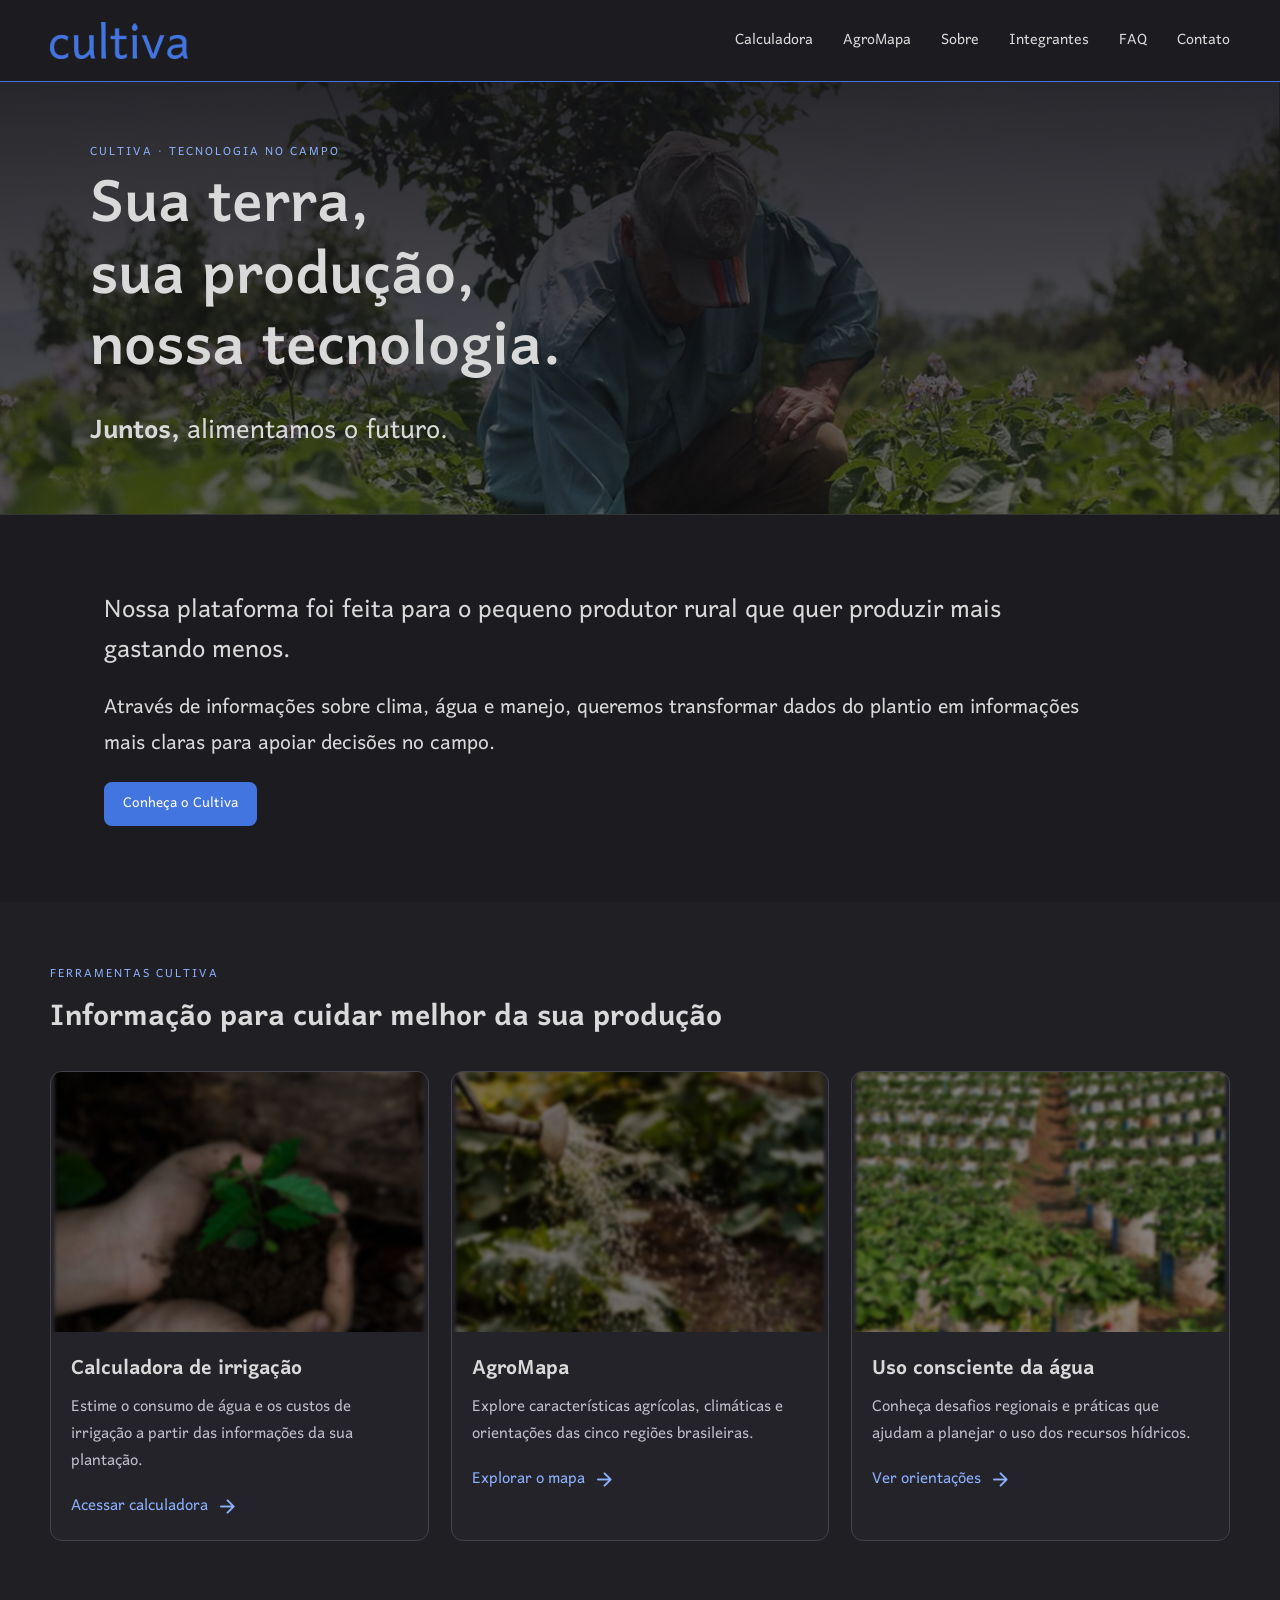
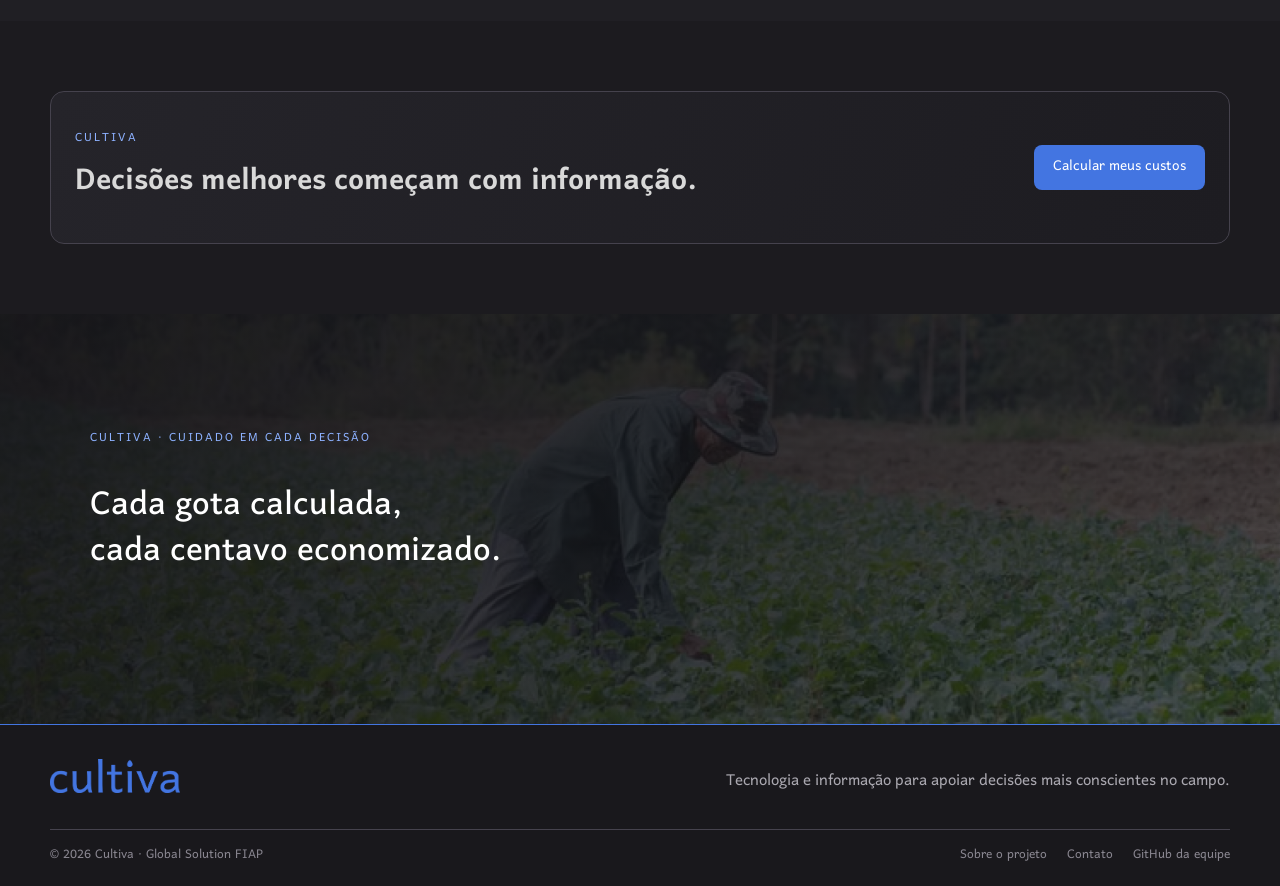
<file: index.html>
<!--
RM575069 - Gabriely Santos Moreira - 1TDSPA
RM575043 - Larissa Avelina Cerqueira - 1TDSPA 
RM575985 - Isabelly Viana Chavier Bustamante Sa - 1TDSPA
RM576189 - Stéfany Maria Santana Freitas - 1TDSPA
RM576071 - Renan Hesz Filho - 1TDSPA 

Cultiva | Global Solution Citizen Tech
-->
<!DOCTYPE html>
<html lang="pt-BR">

<!-- Metadados, título, fontes e folhas de estilo desta página. -->
<head>
    <meta charset="UTF-8">
    <meta name="viewport" content="width=device-width, initial-scale=1.0">
    <meta name="description"
        content="Cultiva — tecnologia para apoiar o pequeno produtor rural no uso eficiente da água.">
    <title>Início | Cultiva</title>
    <link rel="preconnect" href="https://fonts.googleapis.com">
    <link rel="preconnect" href="https://fonts.gstatic.com" crossorigin>
    <link href="https://fonts.googleapis.com/css2?family=Harmattan:wght@400;500;600;700&display=swap" rel="stylesheet">
    <link href="https://fonts.googleapis.com/css2?family=Material+Symbols+Rounded:opsz,wght,FILL,GRAD@20..48,400,0,0"
        rel="stylesheet">
    <link rel="stylesheet" href="css/style.css">
    <link rel="stylesheet" href="css/responsividade.css">
</head>

<body>
    <!-- Cabeçalho compartilhado: marca, botão mobile e navegação principal. -->
    <header class="site-header"><a class="brand" href="index.html" aria-label="Cultiva, página inicial"><img
                src="assets/img/cultiva-logo.png" alt="Cultiva"></a><button class="menu-toggle" aria-label="Abrir menu"
            aria-expanded="false"><span class="material-symbols-rounded">menu</span></button>
        <nav class="main-nav" aria-label="Navegação principal"><a href="calculadora.html"
                class="nav-link ">Calculadora</a><a href="agromapa.html" class="nav-link ">AgroMapa</a><a
                href="sobre.html" class="nav-link ">Sobre</a><a href="integrantes.html"
                class="nav-link ">Integrantes</a><a href="faq.html" class="nav-link ">FAQ</a><a href="contato.html"
                class="nav-link ">Contato</a></nav>
    </header>
    <!-- Conteúdo principal e específico desta página. -->
    <main>
        <!-- Apresentação visual principal da solução. -->
        <section class="hero home-hero">
            <div class="hero-overlay">
                <p class="eyebrow">CULTIVA · TECNOLOGIA NO CAMPO</p>
                <h1>Sua terra,<br>sua produção,<br>nossa tecnologia.</h1>
                <p class="hero-tagline"><strong>Juntos,</strong> alimentamos o futuro.</p>
            </div>
        </section>
        <section class="intro-section">
            <div class="section-copy">
                <p class="lead">Nossa plataforma foi feita para o pequeno produtor rural que quer produzir mais gastando
                    menos.</p>
                <p>Através de informações sobre clima, água e manejo, queremos transformar dados do plantio em
                    informações mais claras para apoiar decisões no campo.</p><a class="button button-primary"
                    href="sobre.html">Conheça o Cultiva</a>
            </div>
        </section>
        <!-- Cartões que apresentam as principais ferramentas da plataforma. -->
        <section class="feature-section">
            <div class="section-heading">
                <p class="eyebrow">FERRAMENTAS CULTIVA</p>
                <h2>Informação para cuidar melhor da sua produção</h2>
            </div>
            <div class="feature-grid">
                <article class="feature-card"><img src="assets/img/img-02-index.png"
                        alt="Mãos segurando uma muda jovem">
                    <div>
                        <h3>Calculadora de irrigação</h3>
                        <p>Estime o consumo de água e os custos de irrigação a partir das informações da sua plantação.
                        </p><a href="calculadora.html" class="text-link">Acessar calculadora <span
                                class="material-symbols-rounded">arrow_forward</span></a>
                    </div>
                </article>
                <article class="feature-card"><img src="assets/img/img-03-index.png"
                        alt="Água sendo utilizada na irrigação de plantas">
                    <div>
                        <h3>AgroMapa</h3>
                        <p>Explore características agrícolas, climáticas e orientações das cinco regiões brasileiras.
                        </p><a href="agromapa.html" class="text-link">Explorar o mapa <span
                                class="material-symbols-rounded">arrow_forward</span></a>
                    </div>
                </article>
                <article class="feature-card"><img src="assets/img/img-04-index.png" alt="Plantação em fileiras">
                    <div>
                        <h3>Uso consciente da água</h3>
                        <p>Conheça desafios regionais e práticas que ajudam a planejar o uso dos recursos hídricos.</p>
                        <a href="agromapa.html" class="text-link">Ver orientações <span
                                class="material-symbols-rounded">arrow_forward</span></a>
                    </div>
                </article>
            </div>
        </section>
        <section class="cta-band">
            <div>
                <p class="eyebrow">CULTIVA</p>
                <h2>Decisões melhores começam com informação.</h2>
            </div><a class="button button-primary" href="calculadora.html">Calcular meus custos</a>
        </section>
        <!-- Seção final com imagem e mensagem institucional do Cultiva. -->
        <section class="closing-hero home-closing-hero" aria-label="Mensagem final do Cultiva">
            <img class="closing-hero-image" src="assets/img/img-05-index.png"
                alt="Pequeno produtor rural cuidando de sua plantação." loading="lazy">
            <div class="closing-hero-content">
                <p class="eyebrow">CULTIVA · CUIDADO EM CADA DECISÃO</p>
                <h2>Cada gota calculada,<br>cada centavo economizado.</h2>
            </div>
        </section>
    </main>
    <!-- Rodapé compartilhado com informações e atalhos do projeto. -->
    <footer class="site-footer">
        <div class="footer-top"><a class="footer-brand" href="index.html"><img src="assets/img/cultiva-logo.png"
                    alt="Cultiva"></a>
            <p>Tecnologia e informação para apoiar decisões mais conscientes no campo.</p>
        </div>
        <div class="footer-bottom"><span>© 2026 Cultiva · Global Solution FIAP</span>
            <div class="footer-links"><a href="sobre.html">Sobre o projeto</a><a href="contato.html">Contato</a><a
                    href="https://github.com/gabrielymoreira" target="_blank" rel="noopener">GitHub da equipe</a></div>
        </div>
    </footer>
    <!-- JavaScript externo responsável pelos comportamentos interativos desta página. -->
    <script src="js/main.js" defer></script>
</body>

</html>
</file>
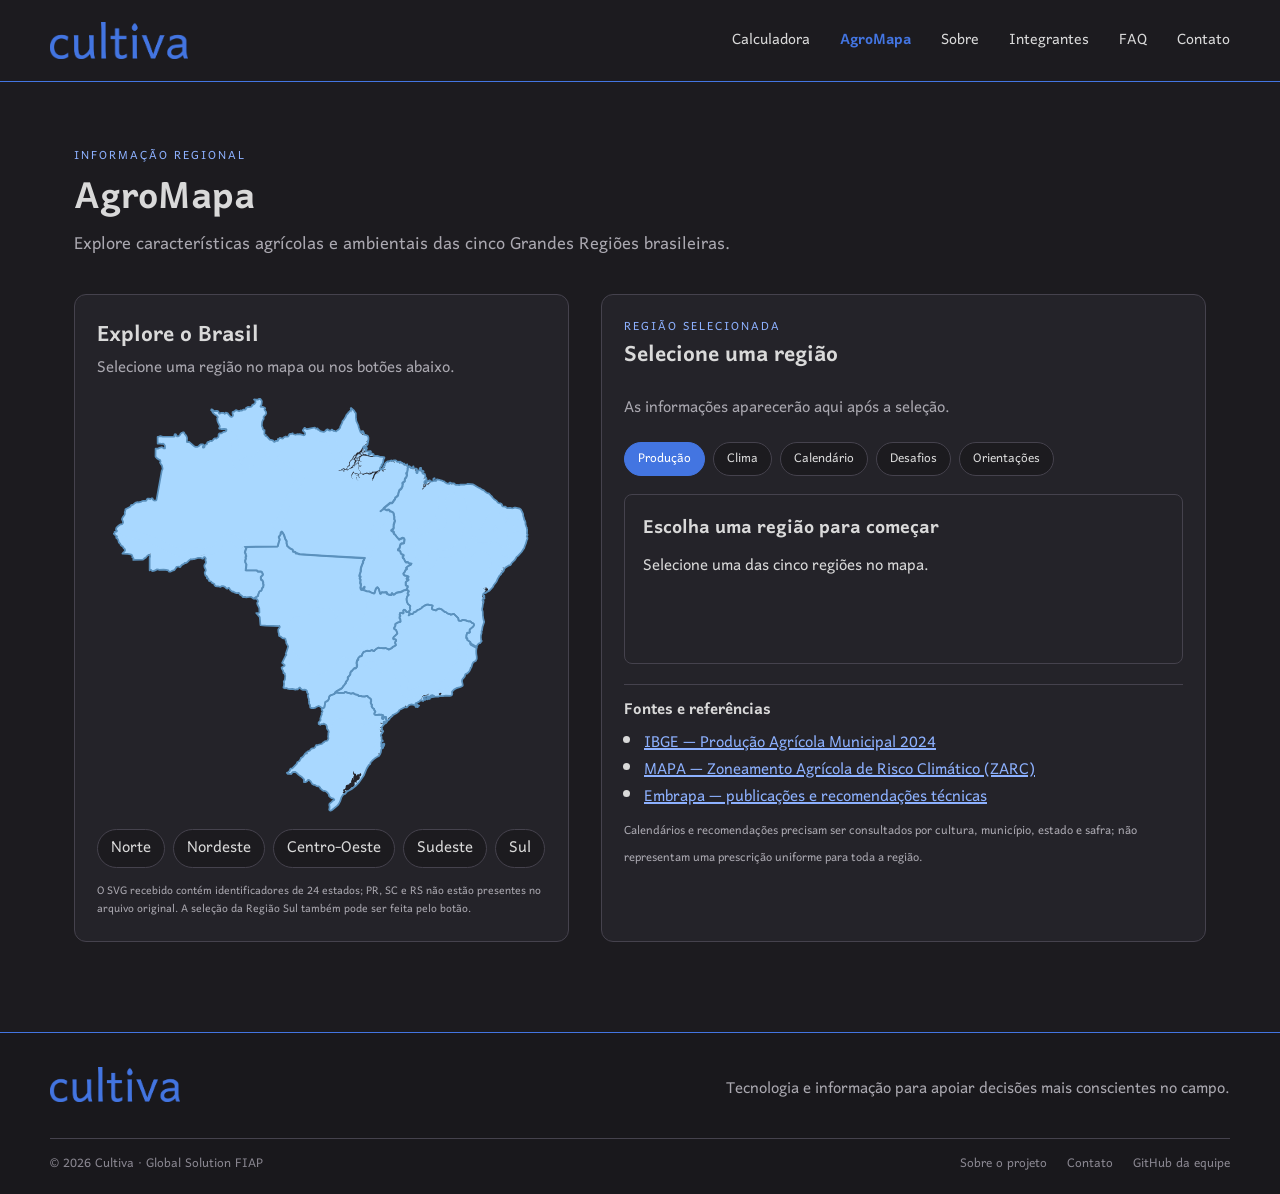
<file: agromapa.html>
<!--
RM575069 - Gabriely Santos Moreira - 1TDSPA
RM575043 - Larissa Avelina Cerqueira - 1TDSPA 
RM575985 - Isabelly Viana Chavier Bustamante Sa - 1TDSPA
RM576189 - Stéfany Maria Santana Freitas - 1TDSPA
RM576071 - Renan Hesz Filho - 1TDSPA 

Cultiva | Global Solution Citizen Tech
-->
<!DOCTYPE html>
<html lang="pt-BR">

<!-- Metadados, título, fontes e folhas de estilo desta página. -->
<head>
    <meta charset="UTF-8">
    <meta name="viewport" content="width=device-width, initial-scale=1.0">
    <meta name="description"
        content="Cultiva — tecnologia para apoiar o pequeno produtor rural no uso eficiente da água.">
    <title>AgroMapa | Cultiva</title>
    <link rel="preconnect" href="https://fonts.googleapis.com">
    <link rel="preconnect" href="https://fonts.gstatic.com" crossorigin>
    <link href="https://fonts.googleapis.com/css2?family=Harmattan:wght@400;500;600;700&display=swap" rel="stylesheet">
    <link href="https://fonts.googleapis.com/css2?family=Material+Symbols+Rounded:opsz,wght,FILL,GRAD@20..48,400,0,0"
        rel="stylesheet">
    <link rel="stylesheet" href="css/style.css">
    <link rel="stylesheet" href="css/responsividade.css">
</head>

<body>
    <!-- Cabeçalho compartilhado: marca, botão mobile e navegação principal. -->
    <header class="site-header"><a class="brand" href="index.html" aria-label="Cultiva, página inicial"><img
                src="assets/img/cultiva-logo.png" alt="Cultiva"></a><button class="menu-toggle" aria-label="Abrir menu"
            aria-expanded="false"><span class="material-symbols-rounded">menu</span></button>
        <nav class="main-nav" aria-label="Navegação principal"><a href="calculadora.html"
                class="nav-link ">Calculadora</a><a href="agromapa.html" class="nav-link active"
                aria-current="page">AgroMapa</a><a href="sobre.html" class="nav-link ">Sobre</a><a
                href="integrantes.html" class="nav-link ">Integrantes</a><a href="faq.html" class="nav-link ">FAQ</a><a
                href="contato.html" class="nav-link ">Contato</a></nav>
    </header>
    <!-- Conteúdo principal e específico desta página. -->
    <main>
        <section class="page-intro">
            <p class="eyebrow">INFORMAÇÃO REGIONAL</p>
            <h1>AgroMapa</h1>
            <p>Explore características agrícolas e ambientais das cinco Grandes Regiões brasileiras.</p>
        </section>
        <!-- Área interativa do mapa e painel de informações por região. -->
        <section class="agromap-layout">
            <div class="map-panel">
                <div class="map-panel-head">
                    <h2>Explore o Brasil</h2>
                    <p>Selecione uma região no mapa ou nos botões abaixo.</p>
                </div>
                <div id="brazil-map" class="brazil-map" role="group" aria-label="Mapa interativo das regiões do Brasil">
                    <p class="map-loading">Carregando mapa...</p>
                </div>
                <div class="region-buttons"><button data-region="Norte">Norte</button><button
                        data-region="Nordeste">Nordeste</button><button
                        data-region="Centro-Oeste">Centro-Oeste</button><button
                        data-region="Sudeste">Sudeste</button><button data-region="Sul">Sul</button></div>
                <p class="map-asset-note">O SVG recebido contém identificadores de 24 estados; PR, SC e RS não estão
                    presentes no arquivo original. A seleção da Região Sul também pode ser feita pelo botão.</p>
            </div>
            <div class="region-content">
                <p class="eyebrow">REGIÃO SELECIONADA</p>
                <h2 id="selected-region">Selecione uma região</h2>
                <p id="region-intro">As informações aparecerão aqui após a seleção.</p>
                <div class="category-tabs" role="tablist" aria-label="Categorias do AgroMapa"><button role="tab"
                        aria-selected="true" data-category="production">Produção</button><button role="tab"
                        aria-selected="false" data-category="climate">Clima</button><button role="tab"
                        aria-selected="false" data-category="calendar">Calendário</button><button role="tab"
                        aria-selected="false" data-category="challenges">Desafios</button><button role="tab"
                        aria-selected="false" data-category="guidance">Orientações</button></div>
                <article id="region-detail" class="region-detail" aria-live="polite">
                    <h3>Escolha uma região para começar</h3>
                    <p>Selecione uma das cinco regiões no mapa.</p>
                </article>
                <div class="map-sources">
                    <h3>Fontes e referências</h3>
                    <ul>
                        <li><a href="https://agenciadenoticias.ibge.gov.br/media/com_mediaibge/arquivos/86bd2f37f9fffb7f3941e1c74351f469.pdf"
                                target="_blank" rel="noopener">IBGE — Produção Agrícola Municipal 2024</a></li>
                        <li><a href="https://www.gov.br/agricultura/pt-br/assuntos/riscos-seguro/risco-agropecuario/zoneamento-agricola"
                                target="_blank" rel="noopener">MAPA — Zoneamento Agrícola de Risco Climático (ZARC)</a>
                        </li>
                        <li><a href="https://www.embrapa.br/" target="_blank" rel="noopener">Embrapa — publicações e
                                recomendações técnicas</a></li>
                    </ul><small>Calendários e recomendações precisam ser consultados por cultura, município, estado e
                        safra; não representam uma prescrição uniforme para toda a região.</small>
                </div>
            </div>
        </section>
    </main>
    <!-- Rodapé compartilhado com informações e atalhos do projeto. -->
    <footer class="site-footer">
        <div class="footer-top"><a class="footer-brand" href="index.html"><img src="assets/img/cultiva-logo.png"
                    alt="Cultiva"></a>
            <p>Tecnologia e informação para apoiar decisões mais conscientes no campo.</p>
        </div>
        <div class="footer-bottom"><span>© 2026 Cultiva · Global Solution FIAP</span>
            <div class="footer-links"><a href="sobre.html">Sobre o projeto</a><a href="contato.html">Contato</a><a
                    href="https://github.com/orgs/Inova-Tech-FIAP/people" target="_blank" rel="noopener">GitHub da equipe</a></div>
        </div>
    </footer>
    <!-- JavaScript externo responsável pelos comportamentos interativos desta página. -->
    <script src="js/main.js" defer></script>
    <script src="js/agromapa-dados.js" defer></script>
    <script src="js/agromapa.js" defer></script>
</body>

</html>
</file>
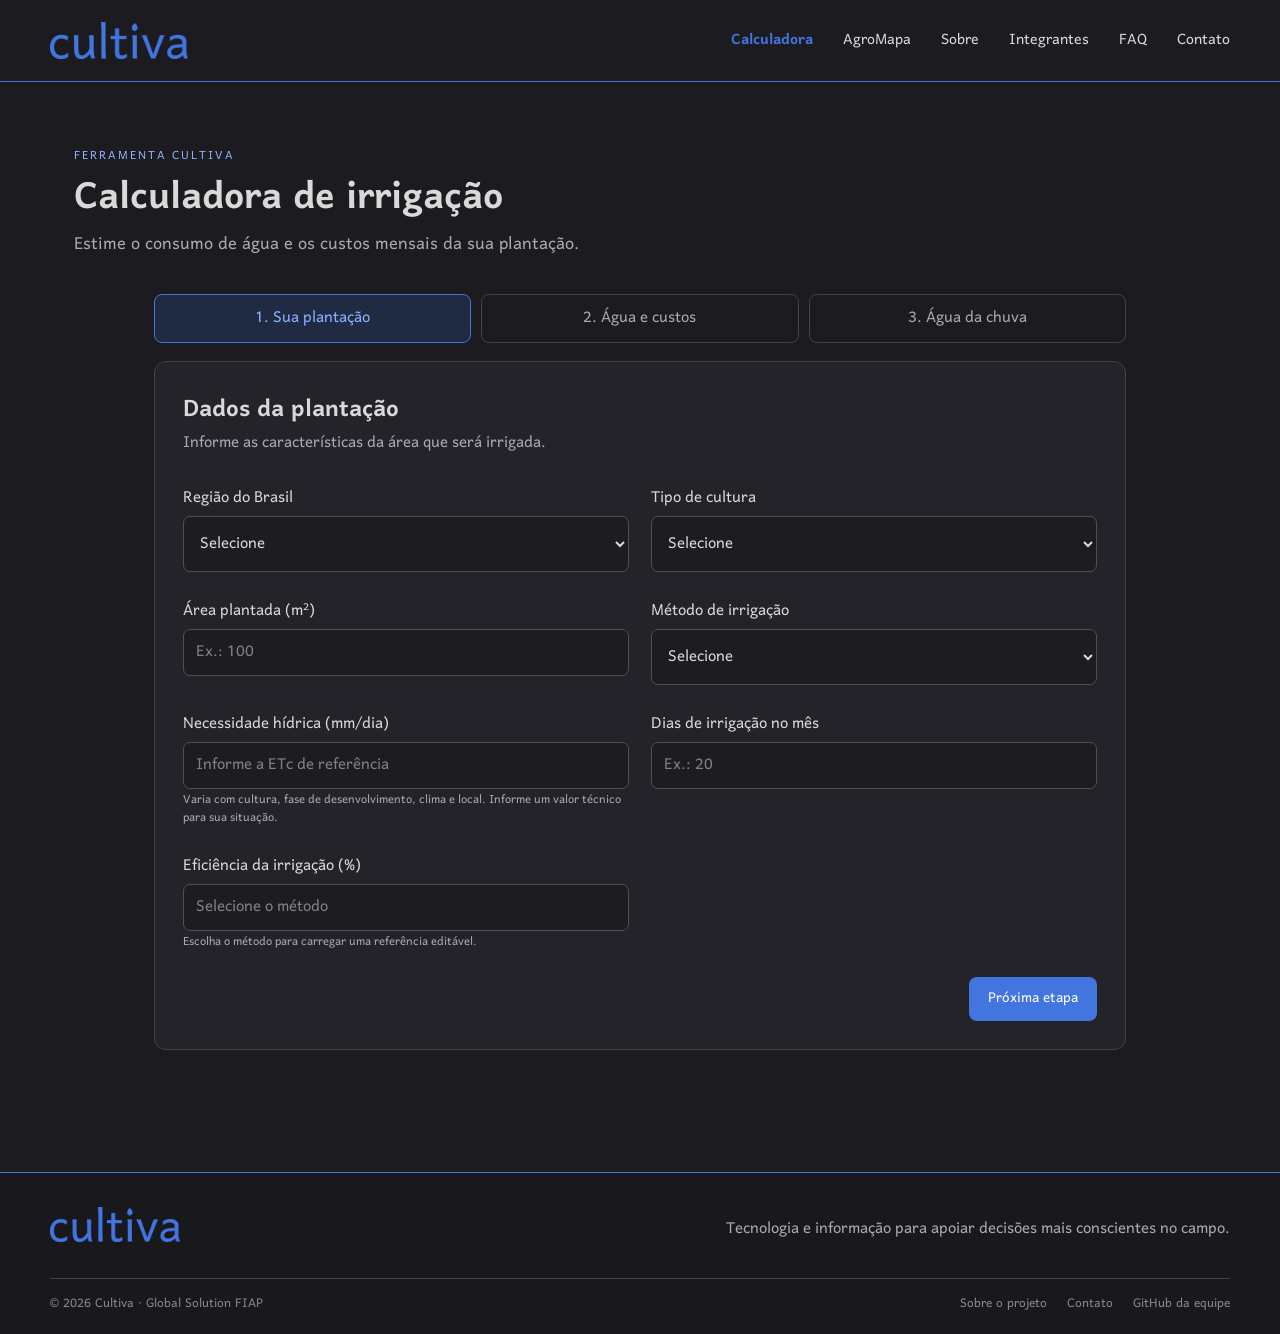
<file: calculadora.html>
<!--
RM575069 - Gabriely Santos Moreira - 1TDSPA
RM575043 - Larissa Avelina Cerqueira - 1TDSPA 
RM575985 - Isabelly Viana Chavier Bustamante Sa - 1TDSPA
RM576189 - Stéfany Maria Santana Freitas - 1TDSPA
RM576071 - Renan Hesz Filho - 1TDSPA 

Cultiva | Global Solution Citizen Tech
-->
<!DOCTYPE html>
<html lang="pt-BR">

<!-- Metadados, título, fontes e folhas de estilo desta página. -->
<head>
    <meta charset="UTF-8">
    <meta name="viewport" content="width=device-width, initial-scale=1.0">
    <meta name="description"
        content="Cultiva — tecnologia para apoiar o pequeno produtor rural no uso eficiente da água.">
    <title>Calculadora | Cultiva</title>
    <link rel="preconnect" href="https://fonts.googleapis.com">
    <link rel="preconnect" href="https://fonts.gstatic.com" crossorigin>
    <link href="https://fonts.googleapis.com/css2?family=Harmattan:wght@400;500;600;700&display=swap" rel="stylesheet">
    <link href="https://fonts.googleapis.com/css2?family=Material+Symbols+Rounded:opsz,wght,FILL,GRAD@20..48,400,0,0"
        rel="stylesheet">
    <link rel="stylesheet" href="css/style.css">
    <link rel="stylesheet" href="css/responsividade.css">
</head>

<body>
    <!-- Cabeçalho compartilhado: marca, botão mobile e navegação principal. -->
    <header class="site-header"><a class="brand" href="index.html" aria-label="Cultiva, página inicial"><img
                src="assets/img/cultiva-logo.png" alt="Cultiva"></a><button class="menu-toggle" aria-label="Abrir menu"
            aria-expanded="false"><span class="material-symbols-rounded">menu</span></button>
        <nav class="main-nav" aria-label="Navegação principal"><a href="calculadora.html" class="nav-link active"
                aria-current="page">Calculadora</a><a href="agromapa.html" class="nav-link ">AgroMapa</a><a
                href="sobre.html" class="nav-link ">Sobre</a><a href="integrantes.html"
                class="nav-link ">Integrantes</a><a href="faq.html" class="nav-link ">FAQ</a><a href="contato.html"
                class="nav-link ">Contato</a></nav>
    </header>
    <!-- Conteúdo principal e específico desta página. -->
    <main>
        <section class="page-intro">
            <p class="eyebrow">FERRAMENTA CULTIVA</p>
            <h1>Calculadora de irrigação</h1>
            <p>Estime o consumo de água e os custos mensais da sua plantação.</p>
        </section>
        <section class="calculator-shell" id="calculator-shell">
            <div class="step-indicator"><span class="step active" data-step-dot="1">1. Sua plantação</span><span
                    class="step" data-step-dot="2">2. Água e custos</span><span class="step" data-step-dot="3">3. Água
                    da chuva</span></div>
            <!-- Formulário dividido em etapas para reunir os dados da simulação. -->
        <form id="irrigation-form" novalidate>
                <section class="calc-step active" data-step="1">
                    <h2>Dados da plantação</h2>
                    <p class="step-help">Informe as características da área que será irrigada.</p>
                    <div class="form-grid">
                        <div class="form-field"><label for="region">Região do Brasil</label><select id="region"
                                required>
                                <option value="">Selecione</option>
                                <option>Norte</option>
                                <option>Nordeste</option>
                                <option>Centro-Oeste</option>
                                <option>Sudeste</option>
                                <option>Sul</option>
                            </select></div>
                        <div class="form-field"><label for="crop">Tipo de cultura</label><select id="crop" required>
                                <option value="">Selecione</option>
                                <option>Milho</option>
                                <option>Alface</option>
                                <option>Tomate</option>
                                <option>Outra cultura</option>
                            </select></div>
                        <div class="form-field"><label for="area">Área plantada (m²)</label><input id="area"
                                type="number" min="0.01" step="any" placeholder="Ex.: 100" required></div>
                        <div class="form-field"><label for="method">Método de irrigação</label><select id="method"
                                required>
                                <option value="">Selecione</option>
                                <option value="sulco">Sulcos</option>
                                <option value="aspersao">Aspersão convencional</option>
                                <option value="pivo">Pivô central</option>
                                <option value="gotejamento">Gotejamento</option>
                                <option value="micro">Microaspersão</option>
                            </select></div>
                        <div class="form-field"><label for="water-need">Necessidade hídrica (mm/dia)</label><input
                                id="water-need" type="number" min="0.01" step="any"
                                placeholder="Informe a ETc de referência" required><small>Varia com cultura, fase de
                                desenvolvimento, clima e local. Informe um valor técnico para sua situação.</small>
                        </div>
                        <div class="form-field"><label for="irrigation-days">Dias de irrigação no mês</label><input
                                id="irrigation-days" type="number" min="1" max="31" step="1" placeholder="Ex.: 20"
                                required></div>
                        <div class="form-field"><label for="efficiency">Eficiência da irrigação (%)</label><input
                                id="efficiency" type="number" min="1" max="100" step="any"
                                placeholder="Selecione o método" required><small id="efficiency-help">Escolha o método
                                para carregar uma referência editável.</small></div>
                    </div>
                    <div class="step-actions"><span></span><button type="button" class="button button-primary"
                            data-next="2">Próxima etapa</button></div>
                </section>
                <section class="calc-step" data-step="2">
                    <h2>Água e custos</h2>
                    <p class="step-help">Informe a fonte de água e os dados de funcionamento da bomba.</p>
                    <div class="form-grid">
                        <div class="form-field"><label for="source">Fonte de água</label><select id="source" required>
                                <option value="">Selecione</option>
                                <option value="rede">Rede pública</option>
                                <option value="poco">Poço próprio</option>
                                <option value="outra">Outra fonte</option>
                            </select></div>
                        <div class="form-field"><label for="water-tariff">Tarifa da água (R$/m³)</label><input
                                id="water-tariff" type="number" min="0" step="any" value="0" required><small>Se não
                                houver cobrança por volume, mantenha R$ 0,00.</small></div>
                        <div class="form-field"><label for="pump-power">Potência da bomba (kW)</label><input
                                id="pump-power" type="number" min="0" step="any" placeholder="Ex.: 1.5" required></div>
                        <div class="form-field"><label for="pump-hours">Funcionamento da bomba (horas/dia)</label><input
                                id="pump-hours" type="number" min="0" max="24" step="any" placeholder="Ex.: 3" required>
                        </div>
                        <div class="form-field"><label for="pump-days">Dias de funcionamento da bomba no
                                mês</label><input id="pump-days" type="number" min="0" max="31" step="1"
                                placeholder="Ex.: 20" required></div>
                        <div class="form-field"><label for="energy-tariff">Tarifa de energia (R$/kWh)</label><input
                                id="energy-tariff" type="number" min="0" step="any" value="0.90" required><small>R$
                                0,90/kWh é uma referência editável do protótipo, não uma tarifa universal.</small></div>
                    </div>
                    <div class="step-actions"><button type="button" class="button button-secondary"
                            data-prev="1">Voltar</button><button type="button" class="button button-primary"
                            data-next="3">Próxima etapa</button></div>
                </section>
                <section class="calc-step" data-step="3">
                    <h2>Aproveitamento da chuva</h2>
                    <p class="step-help">A captação de água da chuva é opcional.</p>
                    <fieldset class="rain-choice">
                        <legend>Deseja utilizar água da chuva?</legend><label><input type="radio" name="rain"
                                value="nao" checked> Não</label><label><input type="radio" name="rain" value="sim">
                            Sim</label>
                    </fieldset>
                    <div id="rain-fields" class="form-grid is-disabled" aria-disabled="true">
                        <div class="form-field"><label for="catchment-area">Área de captação (m²)</label><input
                                id="catchment-area" type="number" min="0.01" step="any"
                                placeholder="Área do telhado ou cobertura" disabled></div>
                        <div class="form-field"><label for="rainfall">Chuva estimada no mês (mm)</label><input
                                id="rainfall" type="number" min="0" step="any" placeholder="Ex.: 120" disabled></div>
                        <div class="form-field"><label for="rain-coefficient">Coeficiente de
                                aproveitamento</label><input id="rain-coefficient" type="number" min="0.01" max="1"
                                step="any" value="0.85" disabled><small>Referência editável; varia conforme cobertura e
                                perdas do sistema.</small></div>
                        <div class="form-field"><label for="tank-capacity">Capacidade do reservatório (L)</label><input
                                id="tank-capacity" type="number" min="0.01" step="any" placeholder="Ex.: 5000" disabled>
                        </div>
                    </div>
                    <p class="form-note">A área de captação é a superfície que recebe a chuva, como um telhado. Ela não
                        é necessariamente igual à área plantada.</p>
                    <div class="step-actions"><button type="button" class="button button-secondary"
                            data-prev="2">Voltar</button><button type="button" class="button button-primary"
                            id="calculate-button">Calcular meus custos</button></div>
                </section>
                <p id="calc-error" class="form-feedback error" role="alert"></p>
            </form>
        </section>
        <section id="report-section" class="report-section" hidden><a href="#" id="back-calculator"
                class="back-link"><span class="material-symbols-rounded">arrow_back</span> Voltar para calculadora</a>
            <div id="report-content" class="report-content">
                <div class="report-heading">
                    <p class="eyebrow">CULTIVA · SIMULAÇÃO</p>
                    <h1>Relatório de Monitoramento Agrícola</h1>
                    <p id="report-summary"></p>
                </div>
                <div class="report-group">
                    <h2>Área</h2>
                    <div class="report-grid">
                        <article class="report-card"><small>Área plantada</small><strong id="r-area">—</strong>
                        </article>
                        <article class="report-card"><small>Área de captação</small><strong id="r-catchment">—</strong>
                        </article>
                    </div>
                </div>
                <div class="report-group">
                    <h2>Hídrico</h2>
                    <div class="report-grid">
                        <article class="report-card blue"><small>Consumo diário estimado</small><strong
                                id="r-daily">—</strong></article>
                        <article class="report-card blue"><small>Consumo mensal estimado</small><strong
                                id="r-monthly">—</strong></article>
                        <article class="report-card blue"><small>Volume potencial de chuva</small><strong
                                id="r-rain">—</strong></article>
                        <article class="report-card blue"><small>Volume aproveitável no reservatório</small><strong
                                id="r-stored">—</strong></article>
                        <article class="report-card blue"><small>Água da chuva utilizada</small><strong
                                id="r-used">—</strong></article>
                    </div>
                </div>
                <div class="report-group">
                    <h2>Financeiro</h2>
                    <div class="report-grid">
                        <article class="report-card green"><small>Custo mensal da água</small><strong
                                id="r-water-cost">—</strong></article>
                        <article class="report-card green"><small>Consumo de energia</small><strong
                                id="r-energy">—</strong></article>
                        <article class="report-card green"><small>Custo mensal de energia</small><strong
                                id="r-energy-cost">—</strong></article>
                        <article class="report-card green"><small>Economia potencial</small><strong
                                id="r-saving">—</strong></article>
                    </div>
                </div>
                <p id="rain-report-note" class="report-note"></p>
                <p class="report-disclaimer">Os resultados são estimativas baseadas nos dados informados e em parâmetros
                    de referência das culturas e dos métodos de irrigação. Não substituem uma avaliação técnica das
                    necessidades reais da plantação.</p>
            </div><button id="download-report" class="button button-primary" type="button"><span
                    class="material-symbols-rounded">download</span> Exportar em PDF</button>
        </section>
    </main>
    <!-- Rodapé compartilhado com informações e atalhos do projeto. -->
    <footer class="site-footer">
        <div class="footer-top"><a class="footer-brand" href="index.html"><img src="assets/img/cultiva-logo.png"
                    alt="Cultiva"></a>
            <p>Tecnologia e informação para apoiar decisões mais conscientes no campo.</p>
        </div>
        <div class="footer-bottom"><span>© 2026 Cultiva · Global Solution FIAP</span>
            <div class="footer-links"><a href="sobre.html">Sobre o projeto</a><a href="contato.html">Contato</a><a
                    href="https://github.com/orgs/Inova-Tech-FIAP/people" target="_blank" rel="noopener">GitHub da equipe</a></div>
        </div>
    </footer>
    <!-- JavaScript externo responsável pelos comportamentos interativos desta página. -->
    <script src="js/main.js" defer></script>
    <script src="js/calculadora.js" defer></script>
</body>

</html>
</file>
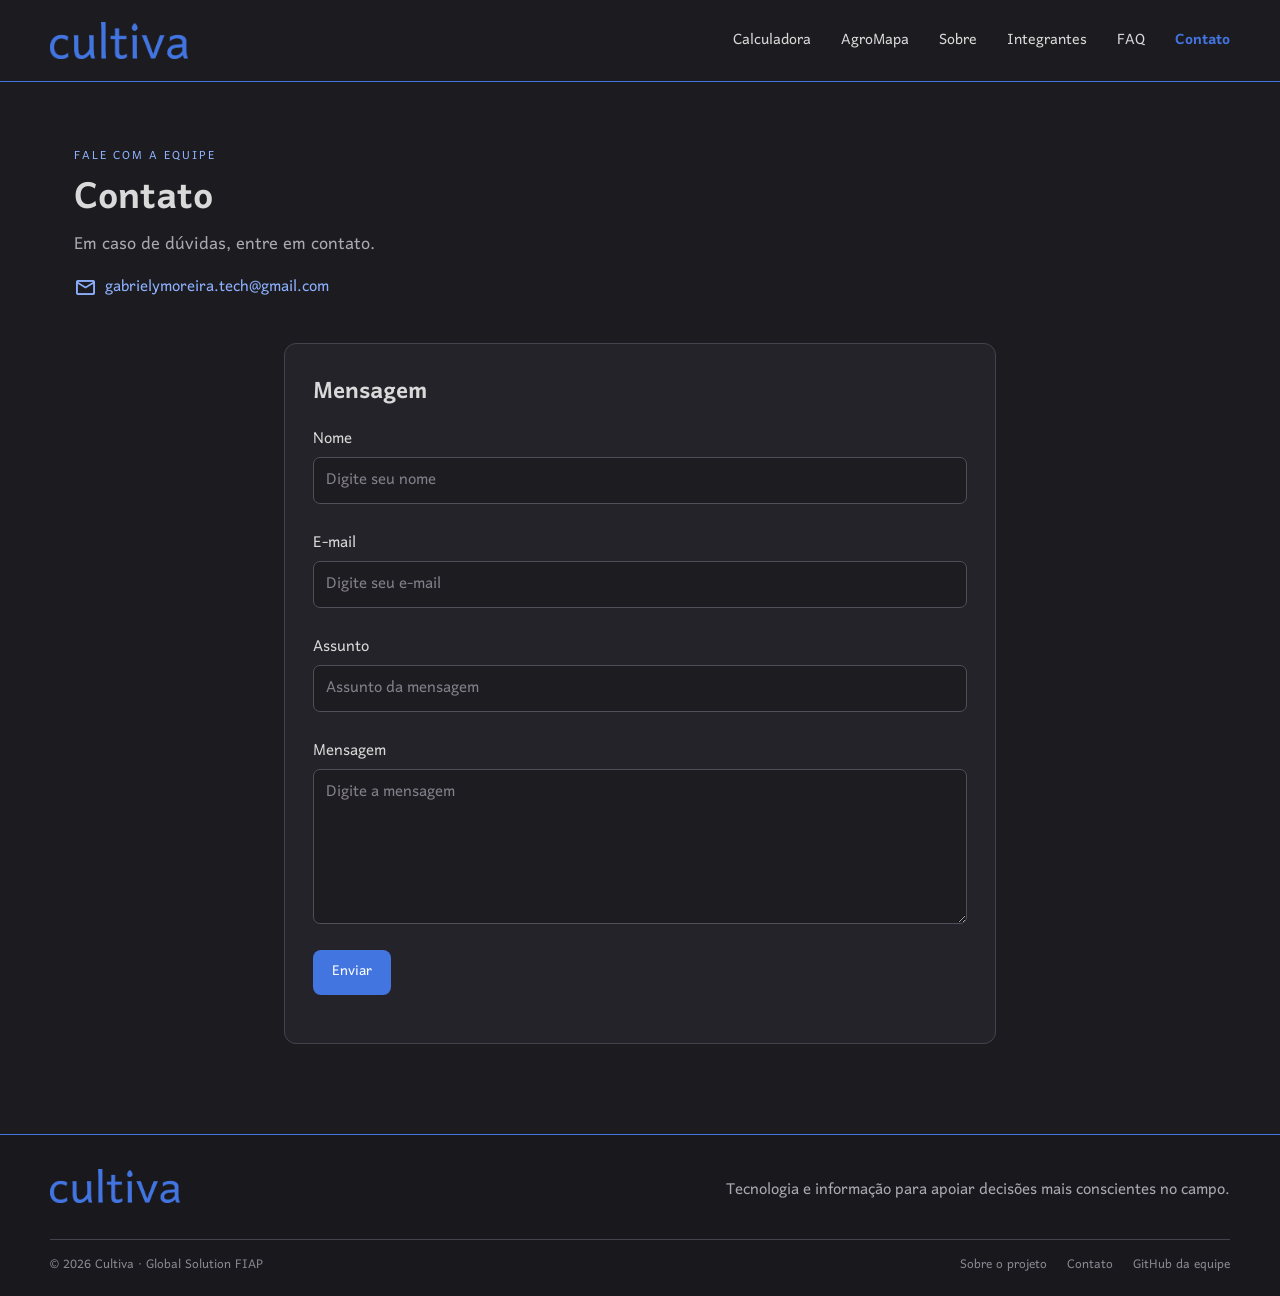
<file: contato.html>
<!--
RM575069 - Gabriely Santos Moreira - 1TDSPA
RM575043 - Larissa Avelina Cerqueira - 1TDSPA 
RM575985 - Isabelly Viana Chavier Bustamante Sa - 1TDSPA
RM576189 - Stéfany Maria Santana Freitas - 1TDSPA
RM576071 - Renan Hesz Filho - 1TDSPA 

Cultiva | Global Solution Citizen Tech
-->
<!DOCTYPE html>
<html lang="pt-BR">

<!-- Metadados, título, fontes e folhas de estilo desta página. -->
<head>
    <meta charset="UTF-8">
    <meta name="viewport" content="width=device-width, initial-scale=1.0">
    <meta name="description"
        content="Cultiva — tecnologia para apoiar o pequeno produtor rural no uso eficiente da água.">
    <title>Contato | Cultiva</title>
    <link rel="preconnect" href="https://fonts.googleapis.com">
    <link rel="preconnect" href="https://fonts.gstatic.com" crossorigin>
    <link href="https://fonts.googleapis.com/css2?family=Harmattan:wght@400;500;600;700&display=swap" rel="stylesheet">
    <link href="https://fonts.googleapis.com/css2?family=Material+Symbols+Rounded:opsz,wght,FILL,GRAD@20..48,400,0,0"
        rel="stylesheet">
    <link rel="stylesheet" href="css/style.css">
    <link rel="stylesheet" href="css/responsividade.css">
</head>

<body>
    <!-- Cabeçalho compartilhado: marca, botão mobile e navegação principal. -->
    <header class="site-header"><a class="brand" href="index.html" aria-label="Cultiva, página inicial"><img
                src="assets/img/cultiva-logo.png" alt="Cultiva"></a><button class="menu-toggle" aria-label="Abrir menu"
            aria-expanded="false"><span class="material-symbols-rounded">menu</span></button>
        <nav class="main-nav" aria-label="Navegação principal"><a href="calculadora.html"
                class="nav-link ">Calculadora</a><a href="agromapa.html" class="nav-link ">AgroMapa</a><a
                href="sobre.html" class="nav-link ">Sobre</a><a href="integrantes.html"
                class="nav-link ">Integrantes</a><a href="faq.html" class="nav-link ">FAQ</a><a href="contato.html"
                class="nav-link active" aria-current="page">Contato</a></nav>
    </header>
    <!-- Conteúdo principal e específico desta página. -->
    <main>
        <section class="page-intro">
            <p class="eyebrow">FALE COM A EQUIPE</p>
            <h1>Contato</h1>
            <p>Em caso de dúvidas, entre em contato.</p><a class="contact-email"
                href="mailto:gabrielymoreira.tech@gmail.com"><span class="material-symbols-rounded">mail</span>
                gabrielymoreira.tech@gmail.com</a>
        </section>
        <section class="contact-wrap">
            <!-- Formulário demonstrativo; a validação é feita pelo arquivo contato.js. -->
        <form id="contact-form" novalidate>
                <h2>Mensagem</h2><label for="contact-name">Nome</label><input id="contact-name" name="nome" type="text"
                    placeholder="Digite seu nome" required><small class="field-error"></small><label
                    for="contact-email">E-mail</label><input id="contact-email" name="email" type="email"
                    placeholder="Digite seu e-mail" required><small class="field-error"></small><label
                    for="contact-subject">Assunto</label><input id="contact-subject" name="assunto" type="text"
                    placeholder="Assunto da mensagem" required><small class="field-error"></small><label
                    for="contact-message">Mensagem</label><textarea id="contact-message" name="mensagem" rows="5"
                    placeholder="Digite a mensagem" required></textarea><small class="field-error"></small><button
                    class="button button-primary" type="submit">Enviar</button>
                <p id="contact-feedback" role="status" aria-live="polite"></p>
            </form>
        </section>
    </main>
    <!-- Rodapé compartilhado com informações e atalhos do projeto. -->
    <footer class="site-footer">
        <div class="footer-top"><a class="footer-brand" href="index.html"><img src="assets/img/cultiva-logo.png"
                    alt="Cultiva"></a>
            <p>Tecnologia e informação para apoiar decisões mais conscientes no campo.</p>
        </div>
        <div class="footer-bottom"><span>© 2026 Cultiva · Global Solution FIAP</span>
            <div class="footer-links"><a href="sobre.html">Sobre o projeto</a><a href="contato.html">Contato</a><a
                    href="https://github.com/orgs/Inova-Tech-FIAP/people" target="_blank" rel="noopener">GitHub da equipe</a></div>
        </div>
    </footer>
    <!-- JavaScript externo responsável pelos comportamentos interativos desta página. -->
    <script src="js/main.js" defer></script>
    <script src="js/contato.js" defer></script>
</body>

</html>
</file>
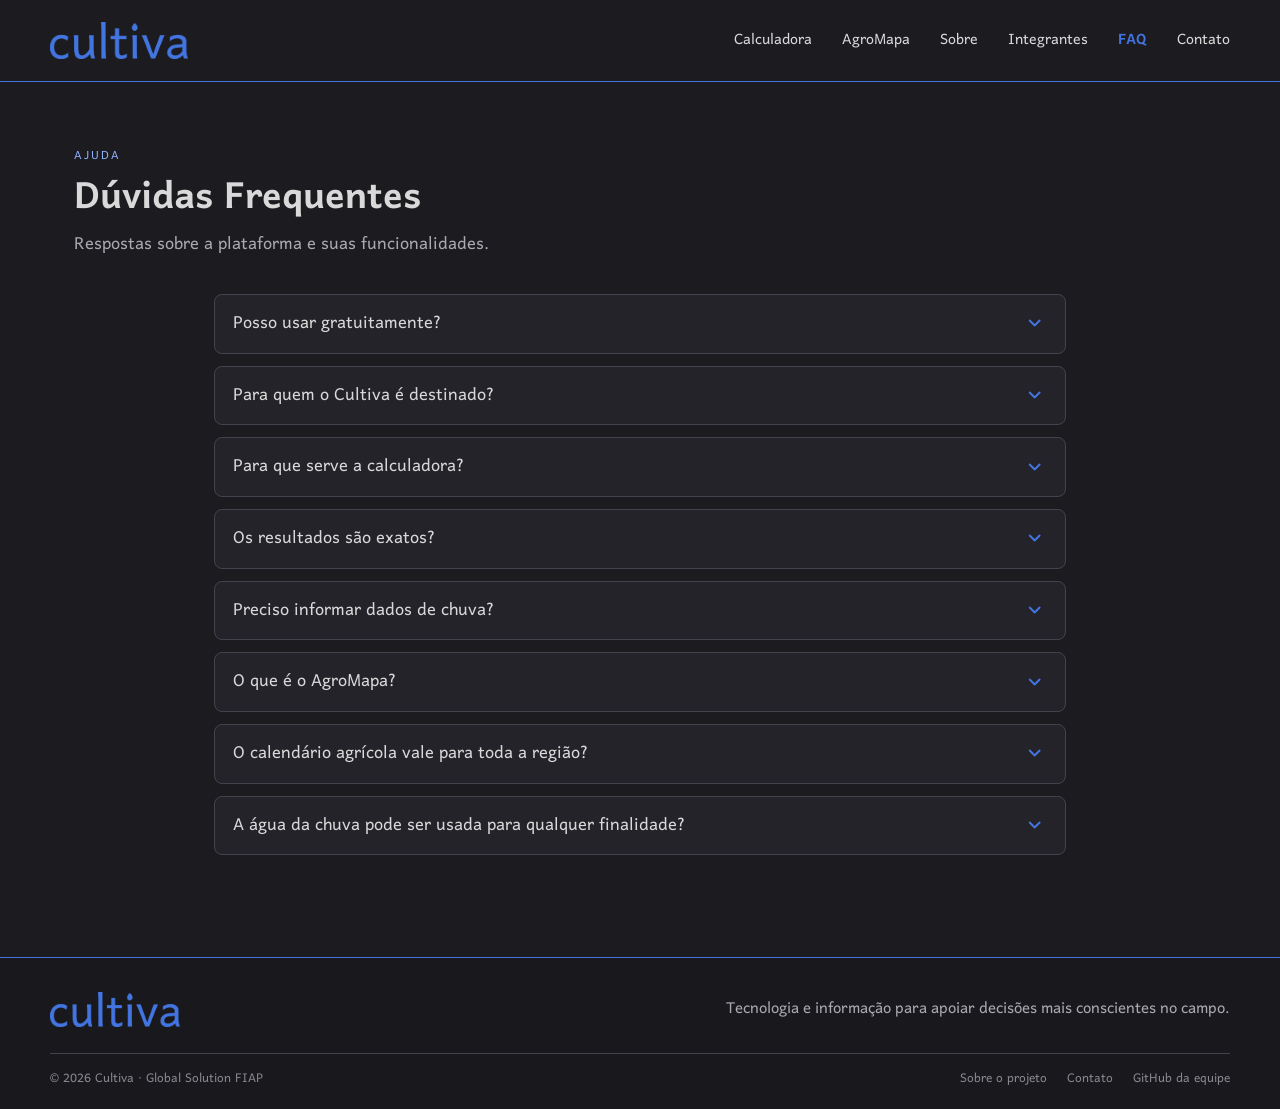
<file: faq.html>
<!--
RM575069 - Gabriely Santos Moreira - 1TDSPA
RM575043 - Larissa Avelina Cerqueira - 1TDSPA 
RM575985 - Isabelly Viana Chavier Bustamante Sa - 1TDSPA
RM576189 - Stéfany Maria Santana Freitas - 1TDSPA
RM576071 - Renan Hesz Filho - 1TDSPA 

Cultiva | Global Solution Citizen Tech
-->
<html lang="pt-BR">

<!-- Metadados, título, fontes e folhas de estilo desta página. -->
<head>
    <meta charset="UTF-8">
    <meta name="viewport" content="width=device-width, initial-scale=1.0">
    <meta name="description"
        content="Cultiva — tecnologia para apoiar o pequeno produtor rural no uso eficiente da água.">
    <title>FAQ | Cultiva</title>
    <link rel="preconnect" href="https://fonts.googleapis.com">
    <link rel="preconnect" href="https://fonts.gstatic.com" crossorigin>
    <link href="https://fonts.googleapis.com/css2?family=Harmattan:wght@400;500;600;700&display=swap" rel="stylesheet">
    <link href="https://fonts.googleapis.com/css2?family=Material+Symbols+Rounded:opsz,wght,FILL,GRAD@20..48,400,0,0"
        rel="stylesheet">
    <link rel="stylesheet" href="css/style.css">
    <link rel="stylesheet" href="css/responsividade.css">
</head>

<body>
    <!-- Cabeçalho compartilhado: marca, botão mobile e navegação principal. -->
    <header class="site-header"><a class="brand" href="index.html" aria-label="Cultiva, página inicial"><img
                src="assets/img/cultiva-logo.png" alt="Cultiva"></a><button class="menu-toggle" aria-label="Abrir menu"
            aria-expanded="false"><span class="material-symbols-rounded">menu</span></button>
        <nav class="main-nav" aria-label="Navegação principal"><a href="calculadora.html"
                class="nav-link ">Calculadora</a><a href="agromapa.html" class="nav-link ">AgroMapa</a><a
                href="sobre.html" class="nav-link ">Sobre</a><a href="integrantes.html"
                class="nav-link ">Integrantes</a><a href="faq.html" class="nav-link active"
                aria-current="page">FAQ</a><a href="contato.html" class="nav-link ">Contato</a></nav>
    </header>
    <!-- Conteúdo principal e específico desta página. -->
    <main>
        <section class="page-intro">
            <p class="eyebrow">AJUDA</p>
            <h1>Dúvidas Frequentes</h1>
            <p>Respostas sobre a plataforma e suas funcionalidades.</p>
        </section>
        <!-- Perguntas frequentes; cada item funciona como um acordeão acessível. -->
        <section class="faq-list">
            <details class="faq-item">
                <summary>Posso usar gratuitamente?<span class="material-symbols-rounded">expand_more</span></summary>
                <p>Sim. O Cultiva é uma plataforma demonstrativa desenvolvida como projeto acadêmico.</p>
            </details>
            <details class="faq-item">
                <summary>Para quem o Cultiva é destinado?<span class="material-symbols-rounded">expand_more</span>
                </summary>
                <p>A proposta é apoiar pequenos produtores rurais com informações organizadas sobre irrigação, custos e
                    características agrícolas regionais.</p>
            </details>
            <details class="faq-item">
                <summary>Para que serve a calculadora?<span class="material-symbols-rounded">expand_more</span>
                </summary>
                <p>Ela estima o consumo de água, o custo da água, o consumo e custo de energia da bomba e, se ativado, o
                    potencial de aproveitamento da água da chuva.</p>
            </details>
            <details class="faq-item">
                <summary>Os resultados são exatos?<span class="material-symbols-rounded">expand_more</span></summary>
                <p>Não. São estimativas calculadas com os dados informados e parâmetros de referência. Não substituem
                    avaliação técnica da plantação ou do sistema de irrigação.</p>
            </details>
            <details class="faq-item">
                <summary>Preciso informar dados de chuva?<span class="material-symbols-rounded">expand_more</span>
                </summary>
                <p>Não. A captação de chuva é opcional. Se selecionar Não, os campos de captação não interferem no
                    cálculo.</p>
            </details>
            <details class="faq-item">
                <summary>O que é o AgroMapa?<span class="material-symbols-rounded">expand_more</span></summary>
                <p>É uma área interativa com informações sobre Produção, Clima, Calendário, Desafios e Orientações para
                    as cinco Grandes Regiões do Brasil.</p>
            </details>
            <details class="faq-item">
                <summary>O calendário agrícola vale para toda a região?<span
                        class="material-symbols-rounded">expand_more</span></summary>
                <p>Não. É necessário verificar estado, município, cultura e safra. Consulte o Zoneamento Agrícola de
                    Risco Climático (ZARC) e órgãos estaduais.</p>
            </details>
            <details class="faq-item">
                <summary>A água da chuva pode ser usada para qualquer finalidade?<span
                        class="material-symbols-rounded">expand_more</span></summary>
                <p>A plataforma trata do potencial de uso para irrigação. A qualidade da água e o sistema de
                    armazenamento devem ser avaliados conforme a finalidade e as recomendações técnicas.</p>
            </details>
        </section>
    </main>
    <!-- Rodapé compartilhado com informações e atalhos do projeto. -->
    <footer class="site-footer">
        <div class="footer-top"><a class="footer-brand" href="index.html"><img src="assets/img/cultiva-logo.png"
                    alt="Cultiva"></a>
            <p>Tecnologia e informação para apoiar decisões mais conscientes no campo.</p>
        </div>
        <div class="footer-bottom"><span>© 2026 Cultiva · Global Solution FIAP</span>
            <div class="footer-links"><a href="sobre.html">Sobre o projeto</a><a href="contato.html">Contato</a><a
                    href="https://github.com/orgs/Inova-Tech-FIAP/people" target="_blank" rel="noopener">GitHub da equipe</a></div>
        </div>
    </footer>
    <!-- JavaScript externo responsável pelos comportamentos interativos desta página. -->
    <script src="js/main.js" defer></script>
    <script src="js/faq.js" defer></script>
</body>

</html>
</file>
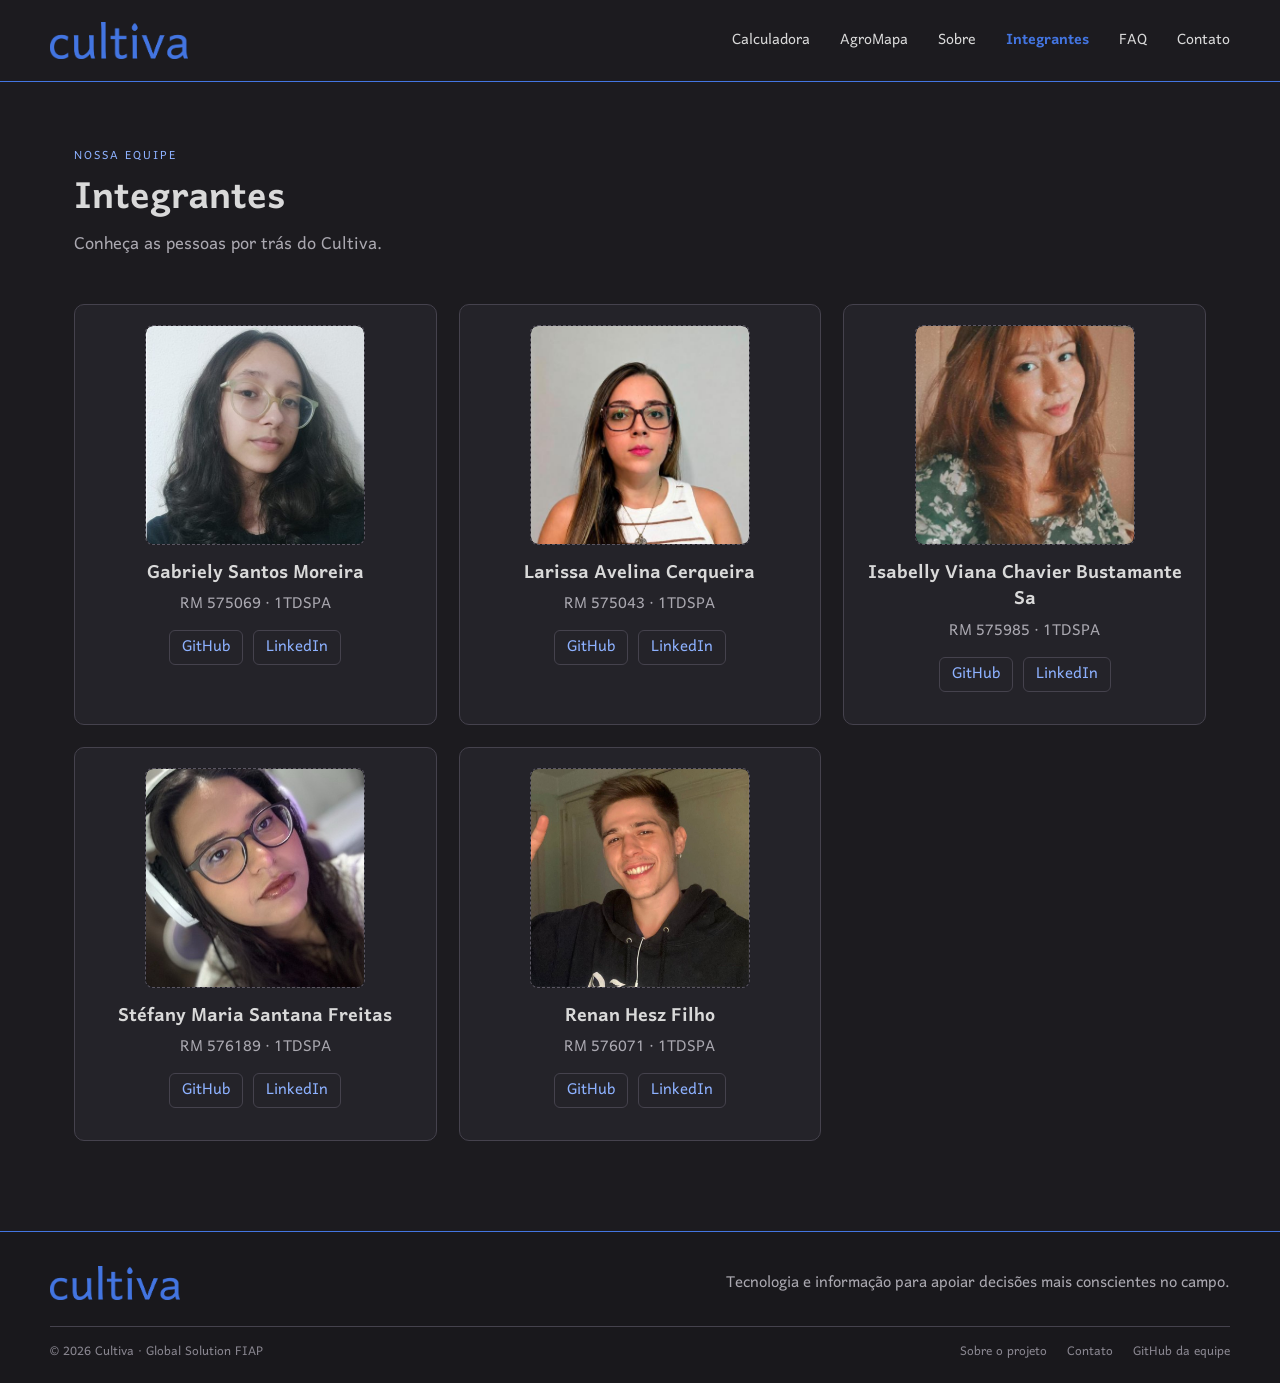
<file: integrantes.html>
<!--
RM575069 - Gabriely Santos Moreira - 1TDSPA
RM575043 - Larissa Avelina Cerqueira - 1TDSPA 
RM575985 - Isabelly Viana Chavier Bustamante Sa - 1TDSPA
RM576189 - Stéfany Maria Santana Freitas - 1TDSPA
RM576071 - Renan Hesz Filho - 1TDSPA 

Cultiva | Global Solution Citizen Tech
-->

<!-- Metadados, título, fontes e folhas de estilo desta página. -->
<head>
    <meta charset="UTF-8">
    <meta name="viewport" content="width=device-width, initial-scale=1.0">
    <meta name="description"
        content="Cultiva — tecnologia para apoiar o pequeno produtor rural no uso eficiente da água.">
    <title>Integrantes | Cultiva</title>
    <link rel="preconnect" href="https://fonts.googleapis.com">
    <link rel="preconnect" href="https://fonts.gstatic.com" crossorigin>
    <link href="https://fonts.googleapis.com/css2?family=Harmattan:wght@400;500;600;700&display=swap" rel="stylesheet">
    <link href="https://fonts.googleapis.com/css2?family=Material+Symbols+Rounded:opsz,wght,FILL,GRAD@20..48,400,0,0"
        rel="stylesheet">
    <link rel="stylesheet" href="css/style.css">
    <link rel="stylesheet" href="css/responsividade.css">
</head>

<body>
    <!-- Cabeçalho compartilhado: marca, botão mobile e navegação principal. -->
    <header class="site-header"><a class="brand" href="index.html" aria-label="Cultiva, página inicial"><img
                src="assets/img/cultiva-logo.png" alt="Cultiva"></a><button class="menu-toggle" aria-label="Abrir menu"
            aria-expanded="false"><span class="material-symbols-rounded">menu</span></button>
        <nav class="main-nav" aria-label="Navegação principal"><a href="calculadora.html"
                class="nav-link ">Calculadora</a><a href="agromapa.html" class="nav-link ">AgroMapa</a><a
                href="sobre.html" class="nav-link ">Sobre</a><a href="integrantes.html" class="nav-link active"
                aria-current="page">Integrantes</a><a href="faq.html" class="nav-link ">FAQ</a><a href="contato.html"
                class="nav-link ">Contato</a></nav>
    </header>
    <!-- Conteúdo principal e específico desta página. -->
    <main>
        <section class="page-intro">
            <p class="eyebrow">NOSSA EQUIPE</p>
            <h1>Integrantes</h1>
            <p>Conheça as pessoas por trás do Cultiva.</p>
        </section>
        <!-- Cartões individuais com foto, identificação e perfis da equipe. -->
        <section class="members-grid">
            <article class="member-card">
                <div class="member-photo"><img src="assets/img/integrantes/foto-gabriely.jpg" alt="Foto de Gabriely Santos Moreira"></div>
                <h2>Gabriely Santos Moreira</h2>
                <p>RM 575069 · 1TDSPA</p>
                <div class="member-links"><a href="https://github.com/gabrielymoreira" target="_blank"
                        rel="noopener">GitHub</a><a href="https://www.linkedin.com/in/gabrielymoreira-tech/"
                        target="_blank" rel="noopener">LinkedIn</a></div>
            </article>
            <article class="member-card">
                <div class="member-photo"><img src="assets/img/integrantes/foto-larissa.jpg" alt="Foto de Larissa Avelina Cerqueira"></div>
                <h2>Larissa Avelina Cerqueira</h2>
                <p>RM 575043 · 1TDSPA</p>
                <div class="member-links"><a href="https://github.com/lariavelina" target="_blank"
                        rel="noopener">GitHub</a><a href="https://www.linkedin.com/in/larissa-cerqueira-330863344/"
                        target="_blank" rel="noopener">LinkedIn</a></div>
            </article>
            <article class="member-card">
                <div class="member-photo"><img src="assets/img/integrantes/foto-isabelly.jpg" alt="Foto de Isabelly Viana Chavier Bustamante Sa"></div>
                <h2>Isabelly Viana Chavier Bustamante Sa</h2>
                <p>RM 575985 · 1TDSPA</p>
                <div class="member-links"><a href="https://github.com/isabellyvianachavier" target="_blank"
                        rel="noopener">GitHub</a><a href="https://www.linkedin.com/in/isabellyvianachavierbustamantesa/"
                        target="_blank" rel="noopener">LinkedIn</a></div>
            </article>
            <article class="member-card">
                <div class="member-photo"><img src="assets/img/integrantes/foto-stefany.jpg" alt="Foto de Stéfany Maria Santana Freitas"></div>
                <h2>Stéfany Maria Santana Freitas</h2>
                <p>RM 576189 · 1TDSPA</p>
                <div class="member-links"><a href="https://github.com/freitasfany" target="_blank"
                        rel="noopener">GitHub</a><a href="https://www.linkedin.com/in/stefanymsfreitas/" target="_blank"
                        rel="noopener">LinkedIn</a></div>
            </article>
            <article class="member-card">
                <div class="member-photo"><img src="assets/img/integrantes/foto-renan.jpg" alt="Foto de Renan Hesz Filho"></div>
                <h2>Renan Hesz Filho</h2>

                <p>RM 576071 · 1TDSPA</p>
                <div class="member-links"><a href="https://github.com/renanhesz1" target="_blank"
                        rel="noopener">GitHub</a><a href="https://www.linkedin.com/in/renan-hesz-filho-3001bb431/"
                        target="_blank" rel="noopener">LinkedIn</a></div>
            </article>
        </section>
    </main>
    <!-- Rodapé compartilhado com informações e atalhos do projeto. -->
    <footer class="site-footer">
        <div class="footer-top"><a class="footer-brand" href="index.html"><img src="assets/img/cultiva-logo.png"
                    alt="Cultiva"></a>
            <p>Tecnologia e informação para apoiar decisões mais conscientes no campo.</p>
        </div>
        <div class="footer-bottom"><span>© 2026 Cultiva · Global Solution FIAP</span>
            <div class="footer-links"><a href="sobre.html">Sobre o projeto</a><a href="contato.html">Contato</a><a
                    href="https://github.com/orgs/Inova-Tech-FIAP/people" target="_blank" rel="noopener">GitHub da equipe</a></div>
        </div>
    </footer>
    <!-- JavaScript externo responsável pelos comportamentos interativos desta página. -->
    <script src="js/main.js" defer></script>
</body>

</html>
</file>
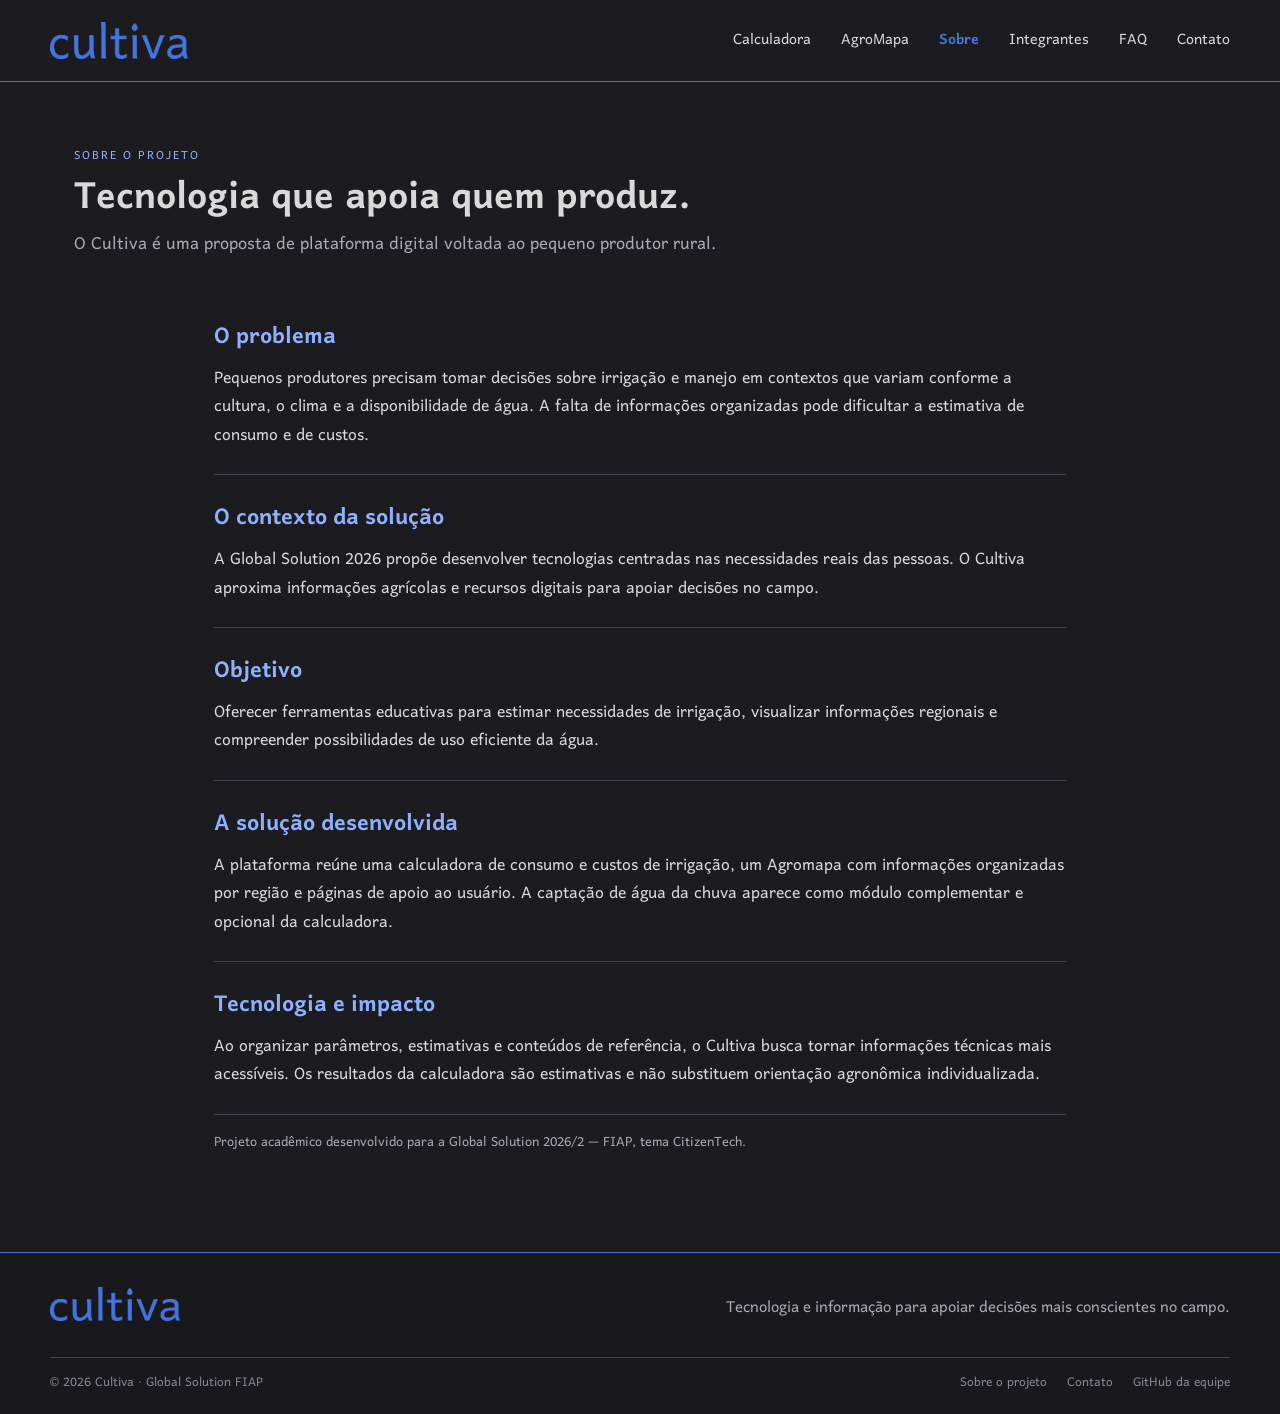
<file: sobre.html>
<!--
RM575069 - Gabriely Santos Moreira - 1TDSPA
RM575043 - Larissa Avelina Cerqueira - 1TDSPA 
RM575985 - Isabelly Viana Chavier Bustamante Sa - 1TDSPA
RM576189 - Stéfany Maria Santana Freitas - 1TDSPA
RM576071 - Renan Hesz Filho - 1TDSPA 

Cultiva | Global Solution Citizen Tech
-->
<!DOCTYPE html>
<html lang="pt-BR">

<!-- Metadados, título, fontes e folhas de estilo desta página. -->
<head>
    <meta charset="UTF-8">
    <meta name="viewport" content="width=device-width, initial-scale=1.0">
    <meta name="description"
        content="Cultiva — tecnologia para apoiar o pequeno produtor rural no uso eficiente da água.">
    <title>Sobre | Cultiva</title>
    <link rel="preconnect" href="https://fonts.googleapis.com">
    <link rel="preconnect" href="https://fonts.gstatic.com" crossorigin>
    <link href="https://fonts.googleapis.com/css2?family=Harmattan:wght@400;500;600;700&display=swap" rel="stylesheet">
    <link href="https://fonts.googleapis.com/css2?family=Material+Symbols+Rounded:opsz,wght,FILL,GRAD@20..48,400,0,0"
        rel="stylesheet">
    <link rel="stylesheet" href="css/style.css">
    <link rel="stylesheet" href="css/responsividade.css">
</head>

<body>
    <!-- Cabeçalho compartilhado: marca, botão mobile e navegação principal. -->
    <header class="site-header"><a class="brand" href="index.html" aria-label="Cultiva, página inicial"><img
                src="assets/img/cultiva-logo.png" alt="Cultiva"></a><button class="menu-toggle" aria-label="Abrir menu"
            aria-expanded="false"><span class="material-symbols-rounded">menu</span></button>
        <nav class="main-nav" aria-label="Navegação principal"><a href="calculadora.html"
                class="nav-link ">Calculadora</a><a href="agromapa.html" class="nav-link ">AgroMapa</a><a
                href="sobre.html" class="nav-link active" aria-current="page">Sobre</a><a href="integrantes.html"
                class="nav-link ">Integrantes</a><a href="faq.html" class="nav-link ">FAQ</a><a href="contato.html"
                class="nav-link ">Contato</a></nav>
    </header>
    <!-- Conteúdo principal e específico desta página. -->
    <main>
        <section class="page-intro">
            <p class="eyebrow">SOBRE O PROJETO</p>
            <h1>Tecnologia que apoia quem produz.</h1>
            <p>O Cultiva é uma proposta de plataforma digital voltada ao pequeno produtor rural.</p>
        </section>
        <!-- Apresentação do problema, objetivo e proposta do Cultiva. -->
        <section class="content-narrow">
            <article class="content-block">
                <h2>O problema</h2>
                <p>Pequenos produtores precisam tomar decisões sobre irrigação e manejo em contextos que variam conforme
                    a cultura, o clima e a disponibilidade de água. A falta de informações organizadas pode dificultar a
                    estimativa de consumo e de custos.</p>
            </article>
            <article class="content-block">
                <h2>O contexto da solução</h2>
                <p>A Global Solution 2026 propõe desenvolver tecnologias centradas nas necessidades reais das pessoas. O
                    Cultiva aproxima informações agrícolas e recursos digitais para apoiar decisões no campo.</p>
            </article>
            <article class="content-block">
                <h2>Objetivo</h2>
                <p>Oferecer ferramentas educativas para estimar necessidades de irrigação, visualizar informações
                    regionais e compreender possibilidades de uso eficiente da água.</p>
            </article>
            <article class="content-block">
                <h2>A solução desenvolvida</h2>
                <p>A plataforma reúne uma calculadora de consumo e custos de irrigação, um Agromapa com informações
                    organizadas por região e páginas de apoio ao usuário. A captação de água da chuva aparece como
                    módulo complementar e opcional da calculadora.</p>
            </article>
            <article class="content-block">
                <h2>Tecnologia e impacto</h2>
                <p>Ao organizar parâmetros, estimativas e conteúdos de referência, o Cultiva busca tornar informações
                    técnicas mais acessíveis. Os resultados da calculadora são estimativas e não substituem orientação
                    agronômica individualizada.</p>
            </article>
            <p class="source-note">Projeto acadêmico desenvolvido para a Global Solution 2026/2 — FIAP, tema
                CitizenTech.</p>
        </section>
    </main>
    <!-- Rodapé compartilhado com informações e atalhos do projeto. -->
    <footer class="site-footer">
        <div class="footer-top"><a class="footer-brand" href="index.html"><img src="assets/img/cultiva-logo.png"
                    alt="Cultiva"></a>
            <p>Tecnologia e informação para apoiar decisões mais conscientes no campo.</p>
        </div>
        <div class="footer-bottom"><span>© 2026 Cultiva · Global Solution FIAP</span>
            <div class="footer-links"><a href="sobre.html">Sobre o projeto</a><a href="contato.html">Contato</a><a
                    href="https://github.com/orgs/Inova-Tech-FIAP/people" target="_blank" rel="noopener">GitHub da equipe</a></div>
        </div>
    </footer>
    <!-- JavaScript externo responsável pelos comportamentos interativos desta página. -->
    <script src="js/main.js" defer></script>
</body>

</html>
</file>
<file: css/style.css>
/* 
RM575069 - Gabriely Santos Moreira - 1TDSPA
RM575043 - Larissa Avelina Cerqueira - 1TDSPA 
RM575985 - Isabelly Viana Chavier Bustamante Sa - 1TDSPA
RM576189 - Stéfany Maria Santana Freitas - 1TDSPA
RM576071 - Renan Hesz Filho - 1TDSPA 
*/
/* Cultiva | Global Solution Citizen Tech */
:root {
    --bg: #1c1b1f;
    --panel: #242329;
    --panel2: #2b2931;
    --blue: #4375e1;
    --blue-light: #8db1ff;
    --green: #009f6a;
    --green-light: #00c382;
    --yellow: #dac871;
    --yellow-dark: #bfad54;
    --white: #d9d9d9;
    --muted: #aaa8b0;
    --border: #45424d;
    --font: 'Harmattan', sans-serif;
    --max: 1180px
}

* {
    box-sizing: border-box
}

html {
    scroll-behavior: smooth
}

body {
    margin: 0;
    background: var(--bg);
    color: var(--white);
    font-family: var(--font);
    font-size: 20px;
    line-height: 1.35
}

a {
    color: inherit;
    text-decoration: none
}

button,
input,
select,
textarea {
    font: inherit
}

button,
a,
input,
select,
textarea {
    outline-offset: 3px
}

a:focus-visible,
button:focus-visible,
input:focus-visible,
select:focus-visible,
textarea:focus-visible {
    outline: 2px solid var(--blue-light)
}

.site-header {
    height: 82px;
    border-bottom: 1px solid var(--blue);
    display: flex;
    align-items: center;
    justify-content: space-between;
    padding: 0 max(28px, calc((100vw - var(--max))/2));
    position: relative;
    z-index: 20;
    background: var(--bg)
}

.brand img {
    display: block;
    width: 138px;
    height: auto
}

.main-nav {
    display: flex;
    align-items: center;
    gap: 30px
}

.nav-link {
    font-size: 19px;
    color: var(--white);
    transition: color .2s
}

.nav-link:hover,
.nav-link.active {
    color: var(--blue)
}

.nav-link.active {
    font-weight: 700
}

.menu-toggle {
    display: none;
    background: none;
    border: 0;
    color: var(--blue);
    font-size: 30px
}

.material-symbols-rounded {
    font-family: 'Material Symbols Rounded';
    font-weight: normal;
    font-style: normal;
    font-size: 1.15em;
    line-height: 1;
    vertical-align: middle;
    display: inline-block;
    white-space: nowrap;
    direction: ltr;
    font-feature-settings: 'liga';
    -webkit-font-feature-settings: 'liga';
    -webkit-font-smoothing: antialiased
}

/* Regras globais e estilos da apresentação inicial (hero). */
main {
    min-height: 60vh
}

.hero {
    min-height: 430px;
    display: flex;
    align-items: center;
    background: linear-gradient(110deg, rgba(15, 15, 18, .96), rgba(28, 27, 31, .62)), radial-gradient(ellipse at 80% 40%, #354052, #1c1b1f 70%);
    border-bottom: 1px solid #333;
    padding: 60px max(7vw, 24px)
}

.hero-overlay {
    max-width: var(--max);
    width: 100%;
    margin: auto
}

.home-hero {
    background-image: linear-gradient(110deg, rgba(15, 15, 18, .18), rgba(28, 27, 31, .08)), url("../assets/img/img-01-index.png");
    background-position: center top;
    background-size: cover;
    background-repeat: no-repeat
}

.eyebrow {
    font-size: 15px;
    letter-spacing: 2px;
    color: var(--blue-light);
    text-transform: uppercase;
    margin: 0 0 8px
}

.hero h1 {
    font-size: clamp(42px, 6vw, 76px);
    line-height: .94;
    margin: 0 0 24px;
    font-weight: 600;
    max-width: 700px
}

.hero-tagline {
    font-size: 34px;
    margin: 0
}

.asset-pending {
    display: inline-block;
    margin-top: 30px;
    font-size: 14px;
    color: #c5c1b5;
    border: 1px dashed #7c7455;
    padding: 7px 12px;
    border-radius: 6px
}

.intro-section {
    padding: 76px 24px;
    max-width: 1120px;
    margin: auto
}

.section-copy {
    font-size: 26px;
    max-width: 1000px
}

.section-copy .lead {
    font-size: 32px;
    line-height: 1.25;
    margin-top: 0
}

.section-copy p {
    margin: 0 0 20px
}

.button {
    display: inline-flex;
    align-items: center;
    justify-content: center;
    gap: 8px;
    border: 1px solid transparent;
    border-radius: 8px;
    padding: 9px 18px;
    min-height: 44px;
    cursor: pointer;
    font-size: 18px;
    transition: background .2s, border-color .2s
}

.button-primary {
    background: var(--blue);
    color: white
}

.button-primary:hover {
    background: #315fc1
}

.button-secondary {
    background: transparent;
    border-color: var(--border);
    color: var(--white)
}

.button-secondary:hover {
    border-color: var(--blue-light)
}

.feature-section {
    padding: 62px 24px 80px;
    background: #201f24
}

.section-heading,
.feature-grid {
    max-width: var(--max);
    margin: auto
}

.section-heading {
    margin-bottom: 28px
}

.section-heading h2,
.cta-band h2 {
    font-size: 38px;
    margin: 0
}

.feature-grid {
    display: grid;
    grid-template-columns: repeat(3, 1fr);
    gap: 22px
}

.feature-card {
    background: var(--panel);
    border: 1px solid var(--border);
    border-radius: 12px;
    overflow: hidden
}

.feature-card img {
    width: 100%;
    height: 260px;
    object-fit: cover;
    display: block
}

.feature-card>div {
    padding: 20px
}

.feature-card h3 {
    font-size: 26px;
    margin: 0 0 6px
}

.feature-card p {
    color: #c1bec7;
    margin: 0 0 18px
}

.text-link {
    color: var(--blue-light);
    display: inline-flex;
    align-items: center;
    gap: 8px
}

.cta-band {
    max-width: var(--max);
    margin: 70px auto;
    padding: 36px 24px;
    display: flex;
    justify-content: space-between;
    align-items: center;
    gap: 24px;
    border: 1px solid var(--border);
    border-radius: 14px;
    background: linear-gradient(110deg, #25242a, #1d1c21)
}

/* Cabeçalhos internos, textos institucionais e cartões de integrantes. */
.page-intro {
    max-width: var(--max);
    margin: 0 auto;
    padding: 64px 24px 34px
}

.page-intro h1 {
    font-size: 48px;
    line-height: 1;
    margin: 0 0 8px
}

.page-intro>p:not(.eyebrow) {
    font-size: 22px;
    color: var(--muted);
    margin: 0
}

.content-narrow {
    max-width: 900px;
    margin: 0 auto;
    padding: 0 24px 80px
}

.content-block {
    padding: 24px 0;
    border-bottom: 1px solid var(--border)
}

.content-block h2 {
    font-size: 29px;
    margin: 0 0 8px;
    color: var(--blue-light)
}

.content-block p {
    margin: 0;
    font-size: 21px
}

.source-note,
.form-note,
.report-note {
    color: var(--muted);
    font-size: 17px
}

.members-grid {
    max-width: var(--max);
    margin: 0 auto;
    padding: 10px 24px 90px;
    display: grid;
    grid-template-columns: repeat(3, 1fr);
    gap: 22px
}

.member-card {
    border: 1px solid var(--border);
    background: var(--panel);
    border-radius: 10px;
    text-align: center;
    padding: 20px 18px
}

.member-photo {
    width: min(100%, 220px);
    aspect-ratio: 1 / 1;
    height: auto;
    margin: 0 auto;
    background: #1d1c21;
    border: 1px dashed #5a5662;
    border-radius: 8px;
    display: flex;
    align-items: center;
    justify-content: center;
    overflow: hidden;
    color: #77717f
}

.member-photo img {
    width: 100%;
    height: 100%;
    object-fit: contain;
    display: block;
    border-radius: 7px
}

.member-card h2 {
    font-size: 24px;
    line-height: 1.1;
    margin: 16px 0 4px
}

.member-card p {
    margin: 0 0 12px;
    color: var(--muted)
}

.member-links {
    display: flex;
    justify-content: center;
    gap: 10px;
    margin-bottom: 12px
}

.member-links a {
    border: 1px solid var(--border);
    border-radius: 6px;
    padding: 3px 12px;
    color: var(--blue-light)
}

.member-card code {
    font-size: 13px;
    color: #888;
    overflow-wrap: anywhere
}

.faq-list {
    max-width: 900px;
    margin: 0 auto;
    padding: 0 24px 90px
}

.faq-item {
    border: 1px solid var(--border);
    border-radius: 8px;
    margin: 0 0 12px;
    background: var(--panel);
    overflow: hidden
}

.faq-item summary {
    list-style: none;
    cursor: pointer;
    padding: 14px 18px;
    display: flex;
    align-items: center;
    justify-content: space-between;
    font-size: 22px
}

.faq-item summary::-webkit-details-marker {
    display: none
}

.faq-item summary .material-symbols-rounded {
    color: var(--blue)
}

.faq-item[open] summary {
    color: var(--blue-light)
}

.faq-item p {
    margin: 0;
    padding: 0 18px 18px;
    color: #c4c1c9;
    overflow: hidden
}

.contact-email {
    display: inline-flex;
    align-items: center;
    gap: 8px;
    margin-top: 14px;
    color: var(--blue-light)
}

/* Formulário de contato e mensagens de validação. */
.contact-wrap {
    max-width: 760px;
    margin: 0 auto 90px;
    padding: 0 24px
}

.contact-wrap form {
    background: var(--panel);
    border: 1px solid var(--border);
    border-radius: 12px;
    padding: 28px
}

.contact-wrap h2 {
    font-size: 30px;
    margin: 0 0 14px
}

.contact-wrap label,
.form-field label {
    display: block;
    margin: 10px 0 4px
}

.contact-wrap input,
.contact-wrap textarea,
.form-field input,
.form-field select {
    width: 100%;
    background: #1d1c21;
    color: var(--white);
    border: 1px solid #514d59;
    border-radius: 7px;
    padding: 9px 12px;
    min-height: 44px
}

.contact-wrap textarea {
    resize: vertical
}

.contact-wrap input::placeholder,
.contact-wrap textarea::placeholder,
.form-field input::placeholder {
    color: #827f89
}

.field-error {
    display: block;
    color: #ff9a9a;
    min-height: 16px;
    font-size: 15px
}

.invalid {
    border-color: #ff7777 !important
}

.form-feedback {
    min-height: 22px
}

.form-feedback.success {
    color: var(--green-light)
}

.form-feedback.error {
    color: #ff9a9a
}

/* Etapas, campos e relatório da calculadora de irrigação. */
.calculator-shell,
.report-section {
    max-width: 1020px;
    margin: 0 auto 80px;
    padding: 0 24px
}

.step-indicator {
    display: grid;
    grid-template-columns: repeat(3, 1fr);
    gap: 10px;
    margin-bottom: 18px
}

.step {
    padding: 10px;
    text-align: center;
    border: 1px solid var(--border);
    border-radius: 8px;
    color: var(--muted)
}

.step.active {
    background: #202b43;
    border-color: var(--blue);
    color: var(--blue-light)
}

.calc-step {
    display: none;
    background: var(--panel);
    border: 1px solid var(--border);
    border-radius: 12px;
    padding: 28px
}

.calc-step.active {
    display: block
}

.calc-step h2 {
    font-size: 30px;
    margin: 0
}

.step-help {
    color: var(--muted);
    margin: 0 0 18px
}

.form-grid {
    display: grid;
    grid-template-columns: repeat(2, minmax(0, 1fr));
    gap: 16px 22px
}

.form-field small {
    display: block;
    color: var(--muted);
    font-size: 15px;
    line-height: 1.15;
    margin-top: 3px
}

.step-actions {
    display: flex;
    justify-content: space-between;
    gap: 12px;
    margin-top: 26px
}

.rain-choice {
    border: 1px solid var(--border);
    border-radius: 8px;
    padding: 12px 16px;
    margin: 16px 0;
    display: flex;
    gap: 26px
}

.rain-choice legend {
    padding: 0 6px;
    color: var(--blue-light)
}

.rain-choice label {
    display: flex;
    align-items: center;
    gap: 7px
}

.is-disabled {
    opacity: .42
}

.form-note {
    margin: 18px 0 0
}

.report-section[hidden] {
    display: none
}

.report-content {
    background: var(--bg);
    padding: 18px 0 22px;
    box-sizing: border-box;
    width: 100%
}

.report-group,
.report-card {
    break-inside: avoid;
    page-break-inside: avoid
}

.back-link {
    display: inline-flex;
    align-items: center;
    gap: 7px;
    color: var(--blue-light);
    margin: 0 0 16px
}

.report-heading {
    margin-bottom: 20px
}

.report-heading h1 {
    font-size: 38px;
    margin: 0
}

.report-group {
    margin: 18px 0
}

.report-group h2 {
    font-size: 25px;
    margin: 0 0 8px
}

.report-grid {
    display: grid;
    grid-template-columns: repeat(2, minmax(0, 1fr));
    gap: 12px
}

.report-card {
    padding: 16px;
    border: 1px solid var(--yellow-dark);
    border-radius: 10px;
    background: rgba(218, 200, 113, .08);
    backdrop-filter: blur(9px);
    -webkit-backdrop-filter: blur(9px);
    min-height: 90px
}

.report-card.blue {
    border-color: var(--blue);
    background: rgba(67, 117, 225, .10)
}

.report-card.green {
    border-color: var(--green);
    background: rgba(0, 159, 106, .10)
}

.report-card small {
    display: block;
    color: #c3c0c9
}

.report-card strong {
    font-size: 26px;
    color: var(--yellow);
    font-weight: 600
}

.report-card.blue strong {
    color: var(--blue-light)
}

.report-card.green strong {
    color: var(--green-light)
}

.report-disclaimer {
    border-top: 1px solid var(--border);
    padding-top: 14px;
    color: var(--muted);
    font-size: 16px
}

.report-note {
    font-size: 16px
}

/* Layout do AgroMapa, mapa SVG, filtros e painel regional. */
.agromap-layout {
    max-width: var(--max);
    margin: 0 auto 90px;
    padding: 0 24px;
    display: grid;
    grid-template-columns: minmax(300px, .9fr) minmax(0, 1.1fr);
    gap: 32px
}

.map-panel,
.region-content {
    background: var(--panel);
    border: 1px solid var(--border);
    border-radius: 12px;
    padding: 22px
}

.map-panel-head h2,
.region-content h2 {
    font-size: 28px;
    margin: 0
}

.map-panel-head p {
    color: var(--muted);
    margin: 0
}

.brazil-map {
    min-height: 350px;
    display: flex;
    align-items: center;
    justify-content: center;
    padding: 12px
}

.brazil-map svg {
    width: 100%;
    height: auto;
    max-height: 440px
}

.map-loading {
    color: var(--muted)
}

.region-buttons {
    display: flex;
    flex-wrap: wrap;
    gap: 8px
}

.region-buttons button,
.category-tabs button {
    background: #1c1b1f;
    border: 1px solid var(--border);
    border-radius: 20px;
    color: var(--white);
    padding: 5px 13px;
    cursor: pointer
}

.region-buttons button.active,
.category-tabs button[aria-selected="true"] {
    background: var(--blue);
    border-color: var(--blue);
    color: white
}

.map-asset-note {
    font-size: 14px;
    color: var(--muted);
    margin: 14px 0 0
}

.region-content>.eyebrow {
    margin: 0
}

.region-content>p:not(.eyebrow) {
    color: var(--muted)
}

.category-tabs {
    display: flex;
    flex-wrap: wrap;
    gap: 8px;
    margin: 18px 0
}

.category-tabs button {
    font-size: 16px
}

.region-detail {
    padding: 18px;
    border: 1px solid var(--border);
    border-radius: 8px;
    min-height: 170px
}

.region-detail h3 {
    font-size: 24px;
    margin: 0 0 8px
}

.region-detail p {
    margin: 0
}

.map-sources {
    margin-top: 20px;
    border-top: 1px solid var(--border);
    padding-top: 12px
}

.map-sources h3 {
    font-size: 20px;
    margin: 0
}

.map-sources ul {
    padding-left: 20px;
    margin: 6px 0
}

.map-sources a {
    color: var(--blue-light);
    text-decoration: underline
}

.map-sources small {
    color: var(--muted);
    font-size: 15px
}

/* Rodapé compartilhado entre as páginas. */
.site-footer {
    border-top: 1px solid var(--blue);
    padding: 34px max(28px, calc((100vw - var(--max))/2)) 20px;
    background: #19181c
}

.footer-top {
    display: flex;
    align-items: center;
    justify-content: space-between;
    gap: 24px;
    padding-bottom: 26px
}

.footer-brand img {
    width: 130px
}

.footer-top p {
    color: var(--muted);
    margin: 0
}

.footer-bottom {
    border-top: 1px solid var(--border);
    padding-top: 14px;
    display: flex;
    justify-content: space-between;
    gap: 20px;
    color: #898690;
    font-size: 16px
}

.footer-links {
    display: flex;
    gap: 20px
}

.footer-links a:hover {
    color: var(--blue-light)
}

/* Componentes visuais complementares e chamadas de ação da Home. */
.steps-gallery {
    display: grid;
    grid-template-columns: repeat(3, 1fr);
    max-width: var(--max);
    margin: 0 auto 70px;
    gap: 0
}

.step-tile {
    height: 330px;
    position: relative;
    overflow: hidden;
    display: flex;
    flex-direction: column;
    align-items: center;
    justify-content: center;
    text-align: center;
    color: white
}

.step-tile:after {
    content: "";
    position: absolute;
    inset: 0;
    background: rgba(20, 19, 23, .58)
}

.step-tile img {
    position: absolute;
    width: 100%;
    height: 100%;
    object-fit: cover
}

.step-number,
.step-tile strong {
    z-index: 1
}

.step-number {
    border: 2px solid white;
    border-radius: 50%;
    width: 42px;
    height: 42px;
    display: grid;
    place-items: center;
    font-size: 26px;
    margin-bottom: 18px
}

.step-tile strong {
    font-size: 25px;
    line-height: 1.1
}

.home-cta {
    max-width: var(--max);
    margin: 0 auto 70px;
    padding: 0 24px
}

.home-cta h2 {
    font-size: 42px;
    font-weight: 400;
    line-height: 1.12;
    margin: 0 0 20px
}

.home-cta .button {
    font-size: 22px
}

.closing-hero {
    min-height: 410px;
    position: relative;
    overflow: hidden;
    background: #26252a;
    display: flex;
    align-items: center;
    padding: 50px max(7vw, 24px)
}

.closing-hero:after {
    content: "";
    position: absolute;
    inset: 0;
    background: linear-gradient(90deg, rgba(20, 19, 23, .82), rgba(20, 19, 23, .38));
    z-index: 1
}

.closing-hero-image {
    position: absolute;
    inset: 0;
    width: 100%;
    height: 100%;
    object-fit: cover;
    object-position: center 48%;
    z-index: 0
}

.closing-hero>div {
    position: relative;
    z-index: 2;
    max-width: var(--max);
    width: 100%;
    margin: auto
}

.closing-hero h2 {
    font-size: 42px;
    font-weight: 500;
    line-height: 1.1
}

.home-closing-hero h2 {
    max-width: 720px;
    color: #fff
}

/* Estados visuais, foco por teclado e seleção das regiões no mapa. */
.brazil-map svg g.region-shape {
    cursor: pointer;
    outline: none !important;
    transition: filter .2s
}

.brazil-map svg g.region-shape:focus {
    outline: none !important
}

.brazil-map svg g.region-shape:focus-visible {
    filter: drop-shadow(0 0 2px rgba(91, 145, 189, .9))
}

.brazil-map svg g.region-shape path,
.brazil-map svg g.region-shape polygon,
.brazil-map svg g.region-shape polyline {
    fill: #a9d8ff !important;
    stroke: none !important;
    stroke-width: 0 !important;
    vector-effect: non-scaling-stroke;
    transition: fill .2s
}

.brazil-map svg g.region-shape:hover path,
.brazil-map svg g.region-shape:hover polygon,
.brazil-map svg g.region-shape:hover polyline {
    fill: #8bc8ff !important
}

.brazil-map svg g.region-shape.region-active path,
.brazil-map svg g.region-shape.region-active polygon,
.brazil-map svg g.region-shape.region-active polyline {
    fill: #5baeff !important
}

.brazil-map svg [data-region-outline="true"] {
    fill: none !important;
    stroke: #5b91bd !important;
    stroke-width: 1.7 !important;
    stroke-linejoin: round;
    stroke-linecap: round;
    pointer-events: none;
    vector-effect: non-scaling-stroke
}v
</file>
<file: css/responsividade.css>
/* 
RM575069 - Gabriely Santos Moreira - 1TDSPA
RM575043 - Larissa Avelina Cerqueira - 1TDSPA 
RM575985 - Isabelly Viana Chavier Bustamante Sa - 1TDSPA
RM576189 - Stéfany Maria Santana Freitas - 1TDSPA
RM576071 - Renan Hesz Filho - 1TDSPA 
*/
/* Cultiva | Global Solution Citizen Tech */
/* Ajustes para tablets e telas intermediárias: menu, grades e colunas. */
@media(max-width:900px) {
    .site-header {
        height: 72px;
        padding: 0 22px
    }

    .brand img {
        width: 125px
    }

    .menu-toggle {
        display: block;
        cursor: pointer
    }

    .main-nav {
        display: none;
        position: absolute;
        top: 71px;
        left: 0;
        right: 0;
        background: var(--bg);
        border-bottom: 1px solid var(--blue);
        padding: 18px 24px 24px;
        flex-direction: column;
        align-items: stretch;
        gap: 0
    }

    .main-nav.open {
        display: flex
    }

    .nav-link {
        padding: 9px 0;
        border-bottom: 1px solid #333
    }

    .feature-grid {
        grid-template-columns: repeat(2, 1fr)
    }

    .agromap-layout {
        grid-template-columns: 1fr
    }

    .brazil-map {
        min-height: 300px
    }

    .members-grid {
        grid-template-columns: repeat(2, 1fr)
    }
}

/* Ajustes para celulares: tipografia, espaçamentos e componentes em coluna. */
@media(max-width:600px) {
    body {
        font-size: 18px
    }

    .site-header {
        height: 64px;
        padding: 0 18px
    }

    .brand img {
        width: 112px
    }

    .main-nav {
        top: 63px
    }

    .hero {
        min-height: 420px;
        padding: 48px 22px
    }

    .hero h1 {
        font-size: 48px
    }

    .hero-tagline {
        font-size: 26px
    }

    .asset-pending {
        font-size: 12px
    }

    .intro-section {
        padding: 48px 22px
    }

    .section-copy {
        font-size: 21px
    }

    .section-copy .lead {
        font-size: 26px
    }

    .feature-section {
        padding: 44px 18px
    }

    .section-heading h2,
    .cta-band h2 {
        font-size: 30px
    }

    .feature-grid {
        grid-template-columns: 1fr
    }

    .feature-card img {
        height: 220px
    }

    .cta-band {
        margin: 36px 18px;
        padding: 24px;
        display: block
    }

    .cta-band .button {
        margin-top: 18px
    }

    .page-intro {
        padding: 44px 20px 26px
    }

    .page-intro h1 {
        font-size: 40px
    }

    .page-intro>p:not(.eyebrow) {
        font-size: 19px
    }

    .members-grid {
        grid-template-columns: 1fr;
        padding: 6px 20px 60px
    }

    .member-photo {
        width: min(100%, 220px);
        height: auto;
        aspect-ratio: 1 / 1
    }

    .faq-list {
        padding: 0 20px 60px
    }

    .faq-item summary {
        font-size: 19px
    }

    .contact-wrap {
        padding: 0 18px;
        margin-bottom: 60px
    }

    .contact-wrap form {
        padding: 20px
    }

    .content-narrow {
        padding: 0 20px 60px
    }

    .content-block h2 {
        font-size: 26px
    }

    .step-indicator {
        gap: 5px
    }

    .step {
        font-size: 15px;
        padding: 8px 3px
    }

    .calculator-shell,
    .report-section {
        padding: 0 16px;
        margin-bottom: 60px
    }

    .calc-step {
        padding: 20px 16px
    }

    .form-grid {
        grid-template-columns: 1fr;
        gap: 10px
    }

    .step-actions {
        margin-top: 20px
    }

    .step-actions .button {
        font-size: 16px;
        padding: 7px 12px
    }

    .rain-choice {
        gap: 16px
    }

    .report-grid {
        grid-template-columns: 1fr 1fr
    }

    .report-card {
        padding: 12px;
        min-height: 80px
    }

    .report-card strong {
        font-size: 21px
    }

    .report-heading h1 {
        font-size: 30px
    }

    .agromap-layout {
        padding: 0 16px;
        gap: 18px
    }

    .map-panel,
    .region-content {
        padding: 16px
    }

    .brazil-map {
        min-height: 240px;
        padding: 4px
    }

    .region-buttons {
        gap: 6px
    }

    .region-buttons button,
    .category-tabs button {
        font-size: 15px;
        padding: 4px 10px
    }

    .site-footer {
        padding: 28px 20px 18px
    }

    .footer-top {
        display: block
    }

    .footer-top p {
        margin-top: 12px
    }

    .footer-bottom {
        display: block
    }

    .footer-links {
        flex-wrap: wrap;
        gap: 8px 16px;
        margin-top: 12px
    }
}

/* Refinos de formulários e relatórios em tablets. */
@media(min-width:601px) and (max-width:900px) {
    .form-grid {
        grid-template-columns: repeat(2, minmax(0, 1fr))
    }

    .report-grid {
        grid-template-columns: repeat(2, 1fr)
    }
}

/* Galeria e seção final da Home em telas pequenas. */
@media(max-width:600px) {
    .steps-gallery {
        grid-template-columns: 1fr
    }

    .step-tile {
        height: 250px
    }

    .home-cta {
        margin: 0 auto 48px;
        padding: 0 22px
    }

    .home-cta h2,
    .closing-hero h2 {
        font-size: 34px
    }

    .closing-hero {
        min-height: 330px;
        padding: 38px 22px
    }
}
</file>
